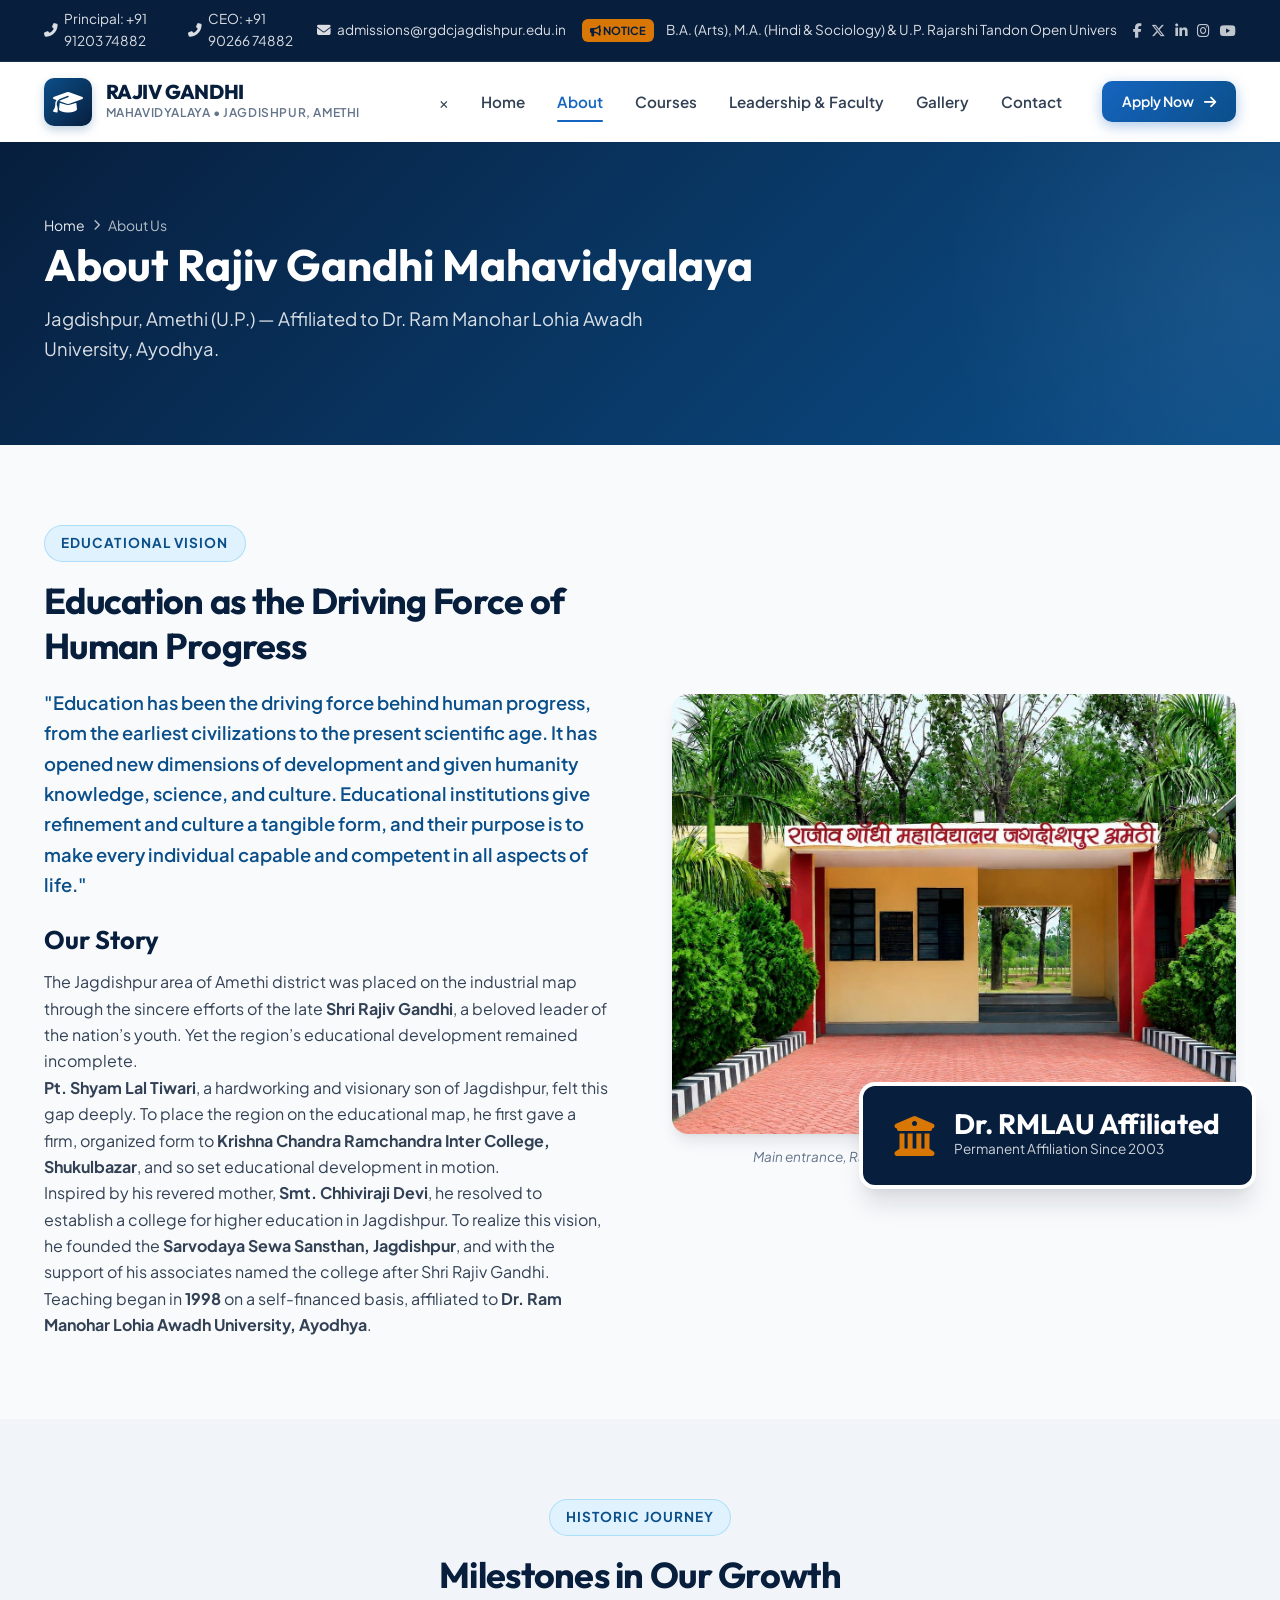
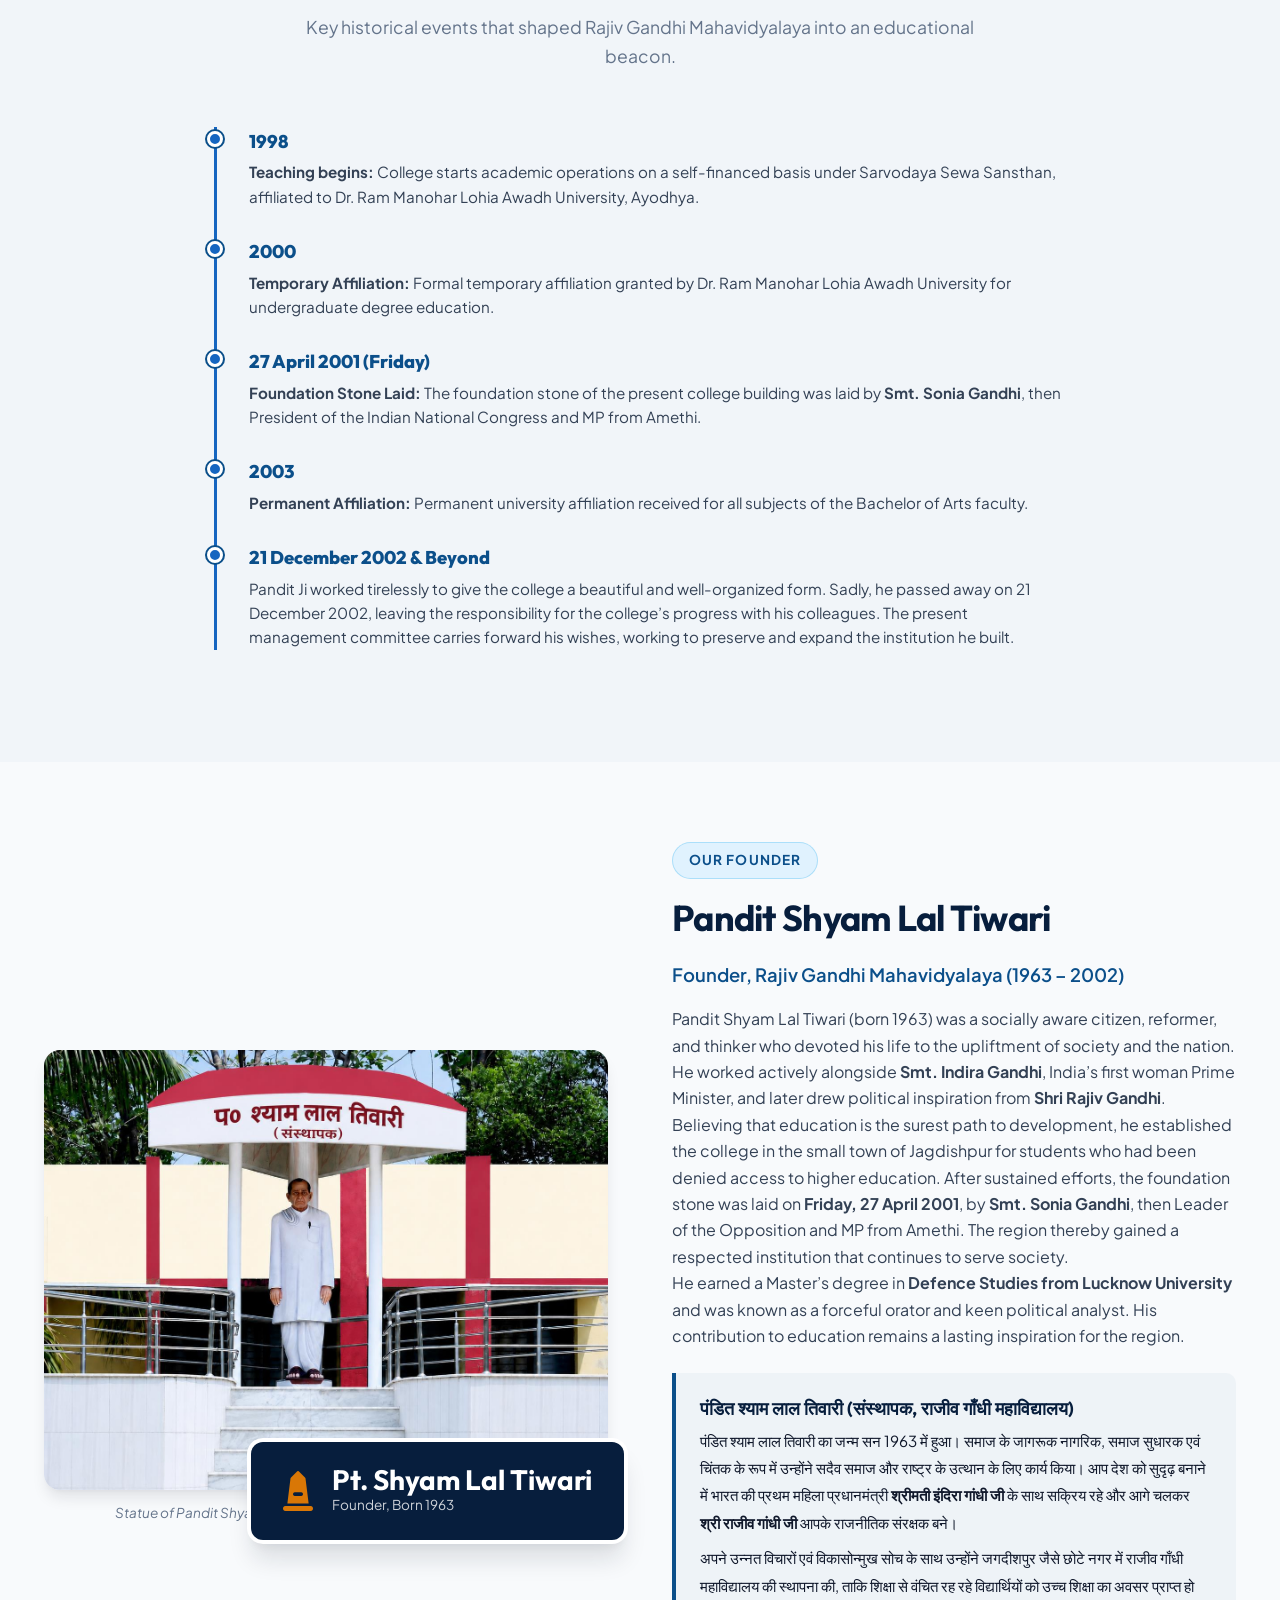
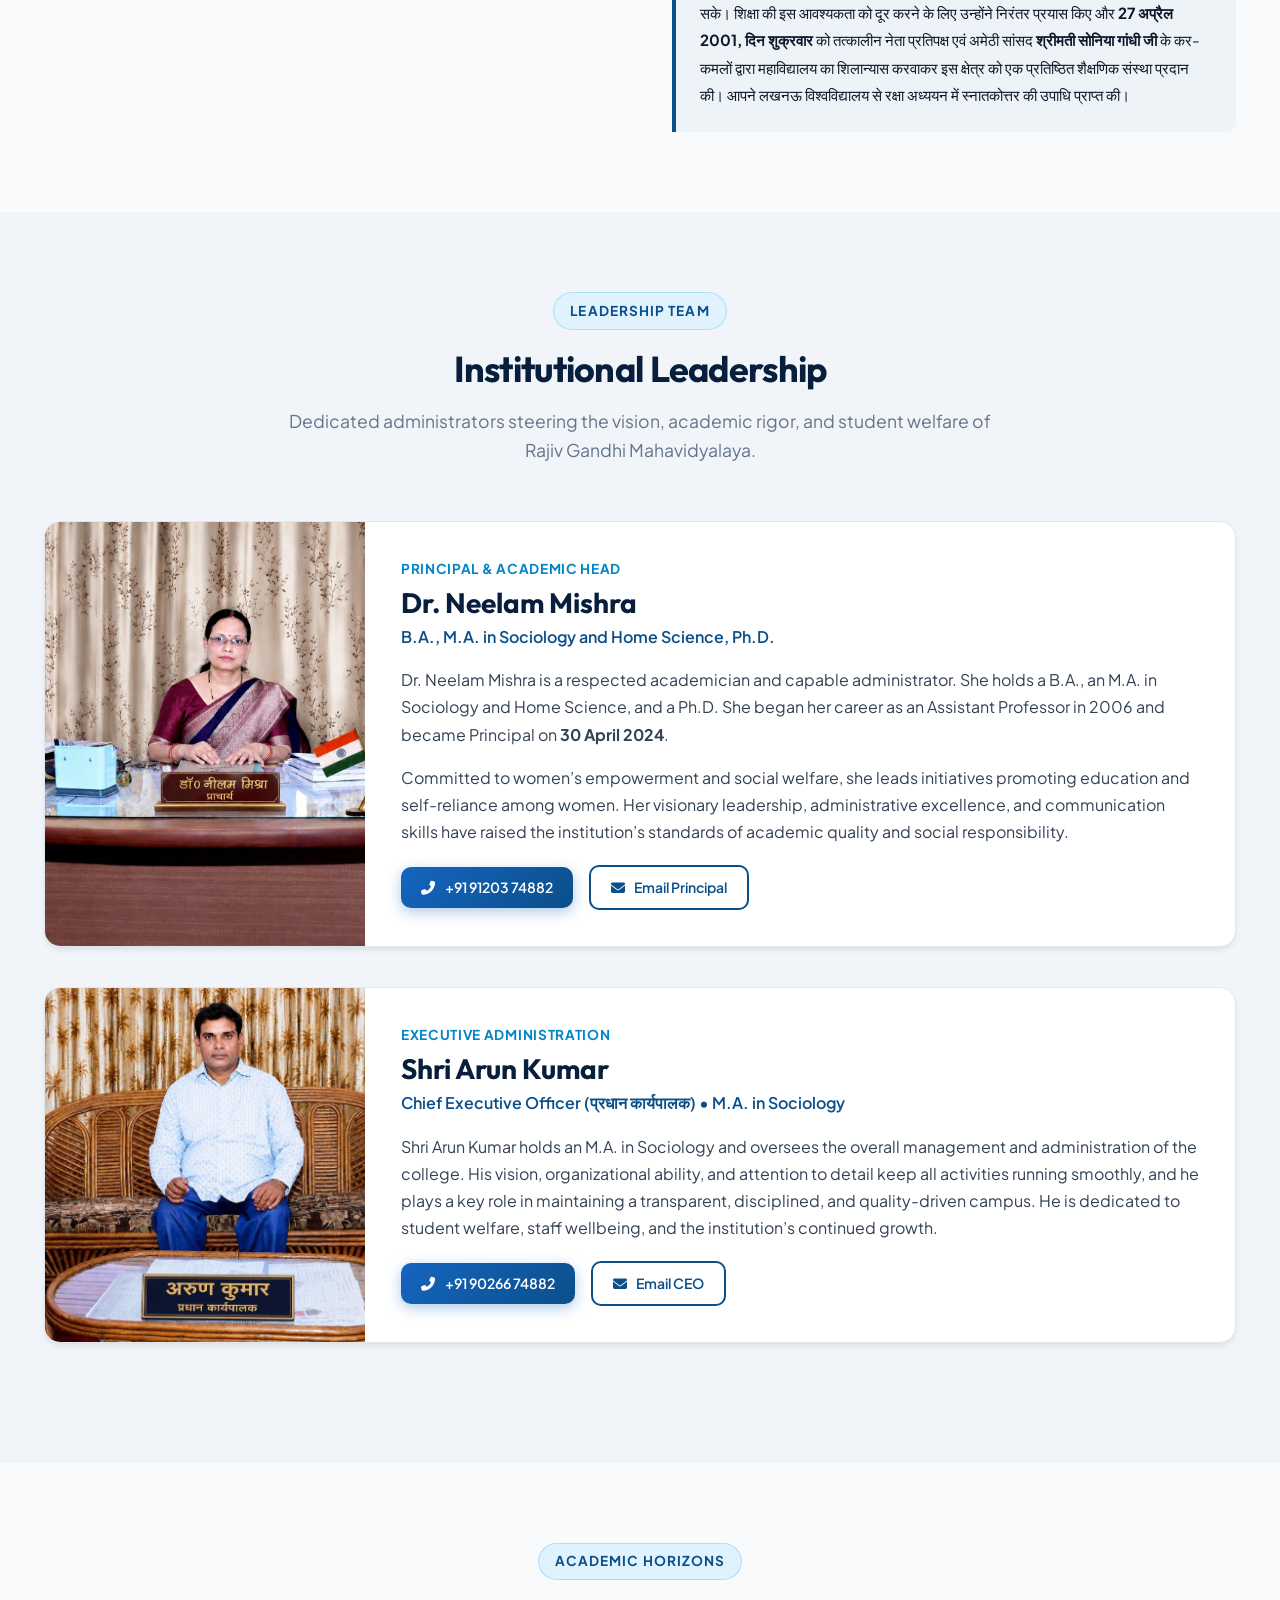
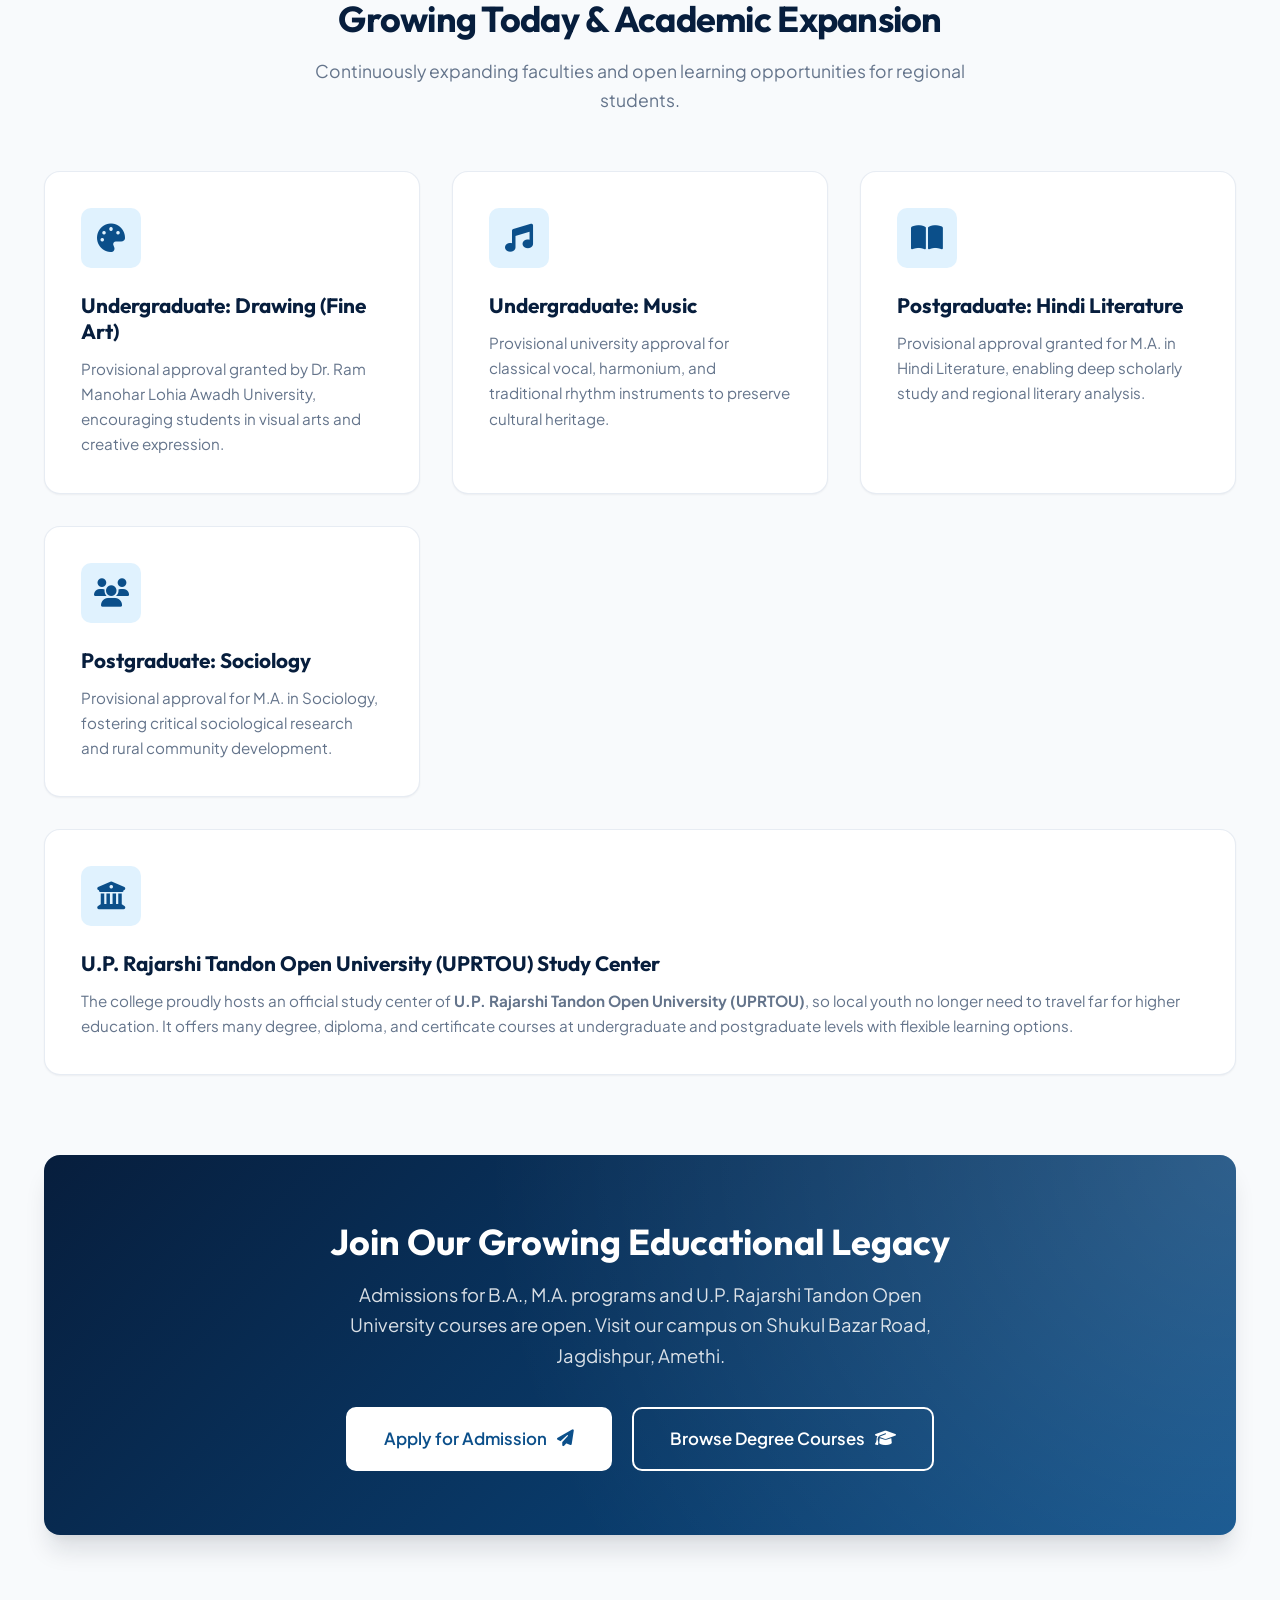
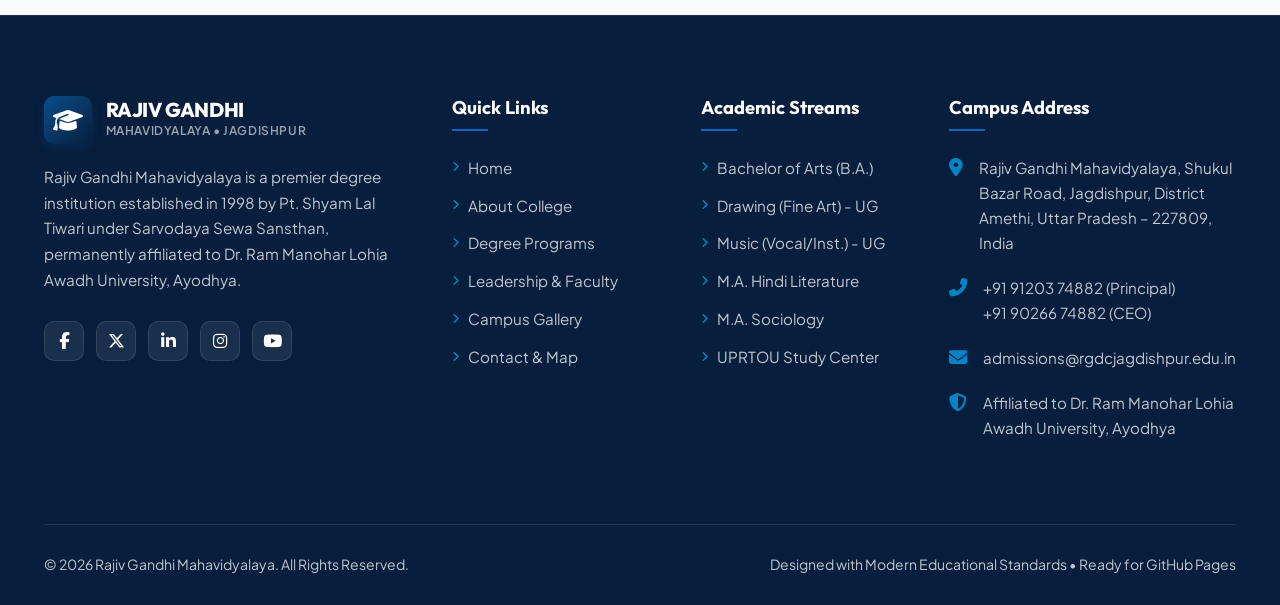
<file: about.html>
<!DOCTYPE html>
<html lang="en">
<head>
  <meta charset="UTF-8">
  <meta name="viewport" content="width=device-width, initial-scale=1.0">
  <meta http-equiv="X-UA-Compatible" content="ie=edge">
  
  <title>About Us | Rajiv Gandhi Degree College | Amethi</title>
  <meta name="description" content="Discover the institutional history, founder biography of Pt. Shyam Lal Tiwari, milestones, and leadership of Rajiv Gandhi Degree College, Jagdishpur, Amethi (U.P.).">
  <meta name="keywords" content="Rajiv Gandhi Degree College, Rajiv Gandhi Mahavidyalaya, Jagdishpur Amethi, Pt Shyam Lal Tiwari, Dr Neelam Mishra Principal, Shri Arun Kumar CEO, Dr Ram Manohar Lohia Awadh University, Sarvodaya Sewa Sansthan">
  <meta name="author" content="Rajiv Gandhi Degree College">
  <meta name="robots" content="index, follow">
  <link rel="canonical" href="https://akhilanandjag-create.github.io/rajiv-gandhi-degree-college/about.html">

  <!-- Open Graph -->
  <meta property="og:type" content="website">
  <meta property="og:title" content="About Us | Rajiv Gandhi Degree College | Amethi">
  <meta property="og:description" content="Discover the visionary story, founder's legacy, milestones, and leadership of Rajiv Gandhi Degree College, Jagdishpur, Amethi.">
  <meta property="og:url" content="https://akhilanandjag-create.github.io/rajiv-gandhi-degree-college/about.html">
  <meta property="og:image" content="https://akhilanandjag-create.github.io/rajiv-gandhi-degree-college/images/college-entrance.jpg">
  <meta property="og:site_name" content="Rajiv Gandhi Degree College">

  <!-- Twitter Card -->
  <meta name="twitter:card" content="summary_large_image">
  <meta name="twitter:title" content="About Us | Rajiv Gandhi Degree College | Amethi">
  <meta name="twitter:description" content="Discover the visionary story, founder's legacy, milestones, and leadership of Rajiv Gandhi Degree College, Jagdishpur, Amethi.">
  <meta name="twitter:image" content="https://akhilanandjag-create.github.io/rajiv-gandhi-degree-college/images/college-entrance.jpg">

  <!-- Google Fonts & Font Awesome 6 -->
  <link rel="preconnect" href="https://fonts.googleapis.com">
  <link rel="preconnect" href="https://fonts.gstatic.com" crossorigin>
  <link href="https://fonts.googleapis.com/css2?family=Outfit:wght@400;500;600;700;800&family=Plus+Jakarta+Sans:wght@400;500;600;700&display=swap" rel="stylesheet">
  <link rel="stylesheet" href="https://cdnjs.cloudflare.com/ajax/libs/font-awesome/6.5.1/css/all.min.css">

  <link rel="stylesheet" href="css/style.css">
  <style>
    .milestone-timeline {
      position: relative;
      margin: 2rem 0;
      padding-left: 2rem;
      border-left: 3px solid var(--primary-bright);
      display: flex;
      flex-direction: column;
      gap: 1.75rem;
    }
    .milestone-item {
      position: relative;
    }
    .milestone-item::before {
      content: '';
      position: absolute;
      left: -2.6rem;
      top: 0.25rem;
      width: 16px;
      height: 16px;
      border-radius: 50%;
      background: var(--primary-bright);
      border: 3px solid var(--white);
      box-shadow: 0 0 0 2px var(--primary-blue);
    }
    .milestone-year {
      font-size: 1.15rem;
      font-weight: 800;
      color: var(--primary-blue);
      margin-bottom: 0.2rem;
      font-family: var(--font-heading);
    }
    .milestone-text {
      color: var(--text-secondary);
      font-size: 0.95rem;
      line-height: 1.6;
    }
    .hindi-text-block {
      background: rgba(11, 79, 138, 0.04);
      border-left: 4px solid var(--primary-blue);
      padding: 1.5rem;
      border-radius: 0 var(--radius-md) var(--radius-md) 0;
      margin-top: 1.5rem;
      font-size: 0.95rem;
      line-height: 1.8;
      color: var(--text-primary);
    }
    .leader-card-full {
      background: var(--white);
      border-radius: var(--radius-lg);
      overflow: hidden;
      box-shadow: var(--shadow-md);
      border: 1px solid var(--bg-alt);
      display: grid;
      grid-template-columns: 320px 1fr;
      margin-bottom: 2.5rem;
      transition: var(--transition);
    }
    .leader-card-full:hover {
      box-shadow: var(--shadow-xl);
    }
    .leader-card-img {
      width: 100%;
      height: 100%;
      min-height: 320px;
      object-fit: cover;
      object-position: center top;
      background: var(--bg-muted);
    }
    .leader-card-body {
      padding: 2.25rem;
      display: flex;
      flex-direction: column;
      justify-content: center;
    }
    @media (max-width: 768px) {
      .leader-card-full {
        grid-template-columns: 1fr;
      }
      .leader-card-img {
        height: 320px;
      }
    }
  </style>
</head>
<body>

  <!-- Top Notification & Contact Bar -->
  <div class="topbar">
    <div class="container topbar-container">
      <div class="topbar-contact">
        <a href="tel:+919120374882"><i class="fas fa-phone-alt"></i> Principal: +91 91203 74882</a>
        <a href="tel:+919026674882"><i class="fas fa-phone-alt"></i> CEO: +91 90266 74882</a>
        <a href="mailto:admissions@rgdcjagdishpur.edu.in"><i class="fas fa-envelope"></i> admissions@rgdcjagdishpur.edu.in</a>
      </div>
      <div class="topbar-news">
        <span class="ticker-badge"><i class="fas fa-bullhorn"></i> Notice</span>
        <span class="ticker-text">B.A. (Arts), M.A. (Hindi & Sociology) & U.P. Rajarshi Tandon Open University Admissions Open</span>
      </div>
      <div class="topbar-links">
        <div class="topbar-social">
          <a href="#" aria-label="Facebook"><i class="fab fa-facebook-f"></i></a>
          <a href="#" aria-label="Twitter"><i class="fab fa-x-twitter"></i></a>
          <a href="#" aria-label="LinkedIn"><i class="fab fa-linkedin-in"></i></a>
          <a href="#" aria-label="Instagram"><i class="fab fa-instagram"></i></a>
          <a href="#" aria-label="YouTube"><i class="fab fa-youtube"></i></a>
        </div>
      </div>
    </div>
  </div>

  <!-- Main Navigation Bar -->
  <header class="header">
    <div class="container nav-container">
      <a href="index.html" class="brand-logo" aria-label="Rajiv Gandhi Mahavidyalaya Home">
        <div class="brand-icon">
          <i class="fas fa-graduation-cap"></i>
        </div>
        <div class="brand-text">
          <span class="brand-name">RAJIV GANDHI</span>
          <span class="brand-sub">MAHAVIDYALAYA &bull; JAGDISHPUR, AMETHI</span>
        </div>
      </a>

      <nav class="nav-menu" id="navMenu">
        <button class="mobile-close-btn" id="mobileClose" aria-label="Close menu">&times;</button>
        <a href="index.html" class="nav-link">Home</a>
        <a href="about.html" class="nav-link active">About</a>
        <a href="courses.html" class="nav-link">Courses</a>
        <a href="faculty.html" class="nav-link">Leadership & Faculty</a>
        <a href="gallery.html" class="nav-link">Gallery</a>
        <a href="contact.html" class="nav-link">Contact</a>
        <div class="nav-cta">
          <a href="contact.html#enquiry" class="btn btn-primary btn-sm">Apply Now <i class="fas fa-arrow-right"></i></a>
        </div>
      </nav>

      <button class="mobile-toggle" id="mobileToggle" aria-label="Toggle Navigation Menu">
        <i class="fas fa-bars"></i>
      </button>
    </div>
  </header>

  <div class="nav-overlay" id="navOverlay"></div>

  <!-- Page Header Banner -->
  <section class="page-hero">
    <div class="container">
      <div class="breadcrumbs">
        <a href="index.html">Home</a>
        <i class="fas fa-chevron-right"></i>
        <span>About Us</span>
      </div>
      <h1 class="page-hero-title">About Rajiv Gandhi Mahavidyalaya</h1>
      <p class="page-hero-subtitle">
        Jagdishpur, Amethi (U.P.) &mdash; Affiliated to Dr. Ram Manohar Lohia Awadh University, Ayodhya.
      </p>
    </div>
  </section>

  <!-- Opening Philosophy & Story Section -->
  <section class="section">
    <div class="container">
      <div class="about-grid">
        <div class="about-content">
          <div class="section-badge">Educational Vision</div>
          <h2 class="section-title">Education as the Driving Force of Human Progress</h2>
          <p class="about-lead">
            "Education has been the driving force behind human progress, from the earliest civilizations to the present scientific age. It has opened new dimensions of development and given humanity knowledge, science, and culture. Educational institutions give refinement and culture a tangible form, and their purpose is to make every individual capable and competent in all aspects of life."
          </p>

          <h3 style="margin: 1.5rem 0 0.8rem; font-size: 1.6rem; color: var(--primary-navy);">Our Story</h3>
          <p>
            The Jagdishpur area of Amethi district was placed on the industrial map through the sincere efforts of the late <strong>Shri Rajiv Gandhi</strong>, a beloved leader of the nation’s youth. Yet the region’s educational development remained incomplete.
          </p>
          <p>
            <strong>Pt. Shyam Lal Tiwari</strong>, a hardworking and visionary son of Jagdishpur, felt this gap deeply. To place the region on the educational map, he first gave a firm, organized form to <strong>Krishna Chandra Ramchandra Inter College, Shukulbazar</strong>, and so set educational development in motion.
          </p>
          <p>
            Inspired by his revered mother, <strong>Smt. Chhiviraji Devi</strong>, he resolved to establish a college for higher education in Jagdishpur. To realize this vision, he founded the <strong>Sarvodaya Sewa Sansthan, Jagdishpur</strong>, and with the support of his associates named the college after Shri Rajiv Gandhi. Teaching began in <strong>1998</strong> on a self-financed basis, affiliated to <strong>Dr. Ram Manohar Lohia Awadh University, Ayodhya</strong>.
          </p>
        </div>

        <div class="about-images">
          <img 
            src="images/college-entrance.jpg" 
            alt="Main entrance, Rajiv Gandhi Mahavidyalaya, Jagdishpur, Amethi" 
            class="about-img-main"
          >
          <div class="about-badge-floating">
            <i class="fas fa-university"></i>
            <div>
              <h4>Dr. RMLAU Affiliated</h4>
              <p>Permanent Affiliation Since 2003</p>
            </div>
          </div>
          <p style="margin-top: 0.75rem; font-size: 0.85rem; color: var(--text-muted); font-style: italic; text-align: center;">
            Main entrance, Rajiv Gandhi Mahavidyalaya, Jagdishpur, Amethi.
          </p>
        </div>
      </div>
    </div>
  </section>

  <!-- Milestones Section -->
  <section class="section section-muted">
    <div class="container" style="max-width: 900px;">
      <div class="section-header">
        <div class="section-badge">Historic Journey</div>
        <h2 class="section-title">Milestones in Our Growth</h2>
        <p class="section-subtitle">Key historical events that shaped Rajiv Gandhi Mahavidyalaya into an educational beacon.</p>
      </div>

      <div class="milestone-timeline">
        <div class="milestone-item">
          <div class="milestone-year">1998</div>
          <p class="milestone-text">
            <strong>Teaching begins:</strong> College starts academic operations on a self-financed basis under Sarvodaya Sewa Sansthan, affiliated to Dr. Ram Manohar Lohia Awadh University, Ayodhya.
          </p>
        </div>

        <div class="milestone-item">
          <div class="milestone-year">2000</div>
          <p class="milestone-text">
            <strong>Temporary Affiliation:</strong> Formal temporary affiliation granted by Dr. Ram Manohar Lohia Awadh University for undergraduate degree education.
          </p>
        </div>

        <div class="milestone-item">
          <div class="milestone-year">27 April 2001 (Friday)</div>
          <p class="milestone-text">
            <strong>Foundation Stone Laid:</strong> The foundation stone of the present college building was laid by <strong>Smt. Sonia Gandhi</strong>, then President of the Indian National Congress and MP from Amethi.
          </p>
        </div>

        <div class="milestone-item">
          <div class="milestone-year">2003</div>
          <p class="milestone-text">
            <strong>Permanent Affiliation:</strong> Permanent university affiliation received for all subjects of the Bachelor of Arts faculty.
          </p>
        </div>

        <div class="milestone-item">
          <div class="milestone-year">21 December 2002 & Beyond</div>
          <p class="milestone-text">
            Pandit Ji worked tirelessly to give the college a beautiful and well-organized form. Sadly, he passed away on 21 December 2002, leaving the responsibility for the college’s progress with his colleagues. The present management committee carries forward his wishes, working to preserve and expand the institution he built.
          </p>
        </div>
      </div>
    </div>
  </section>

  <!-- Our Founder: Pandit Shyam Lal Tiwari -->
  <section class="section" id="founder">
    <div class="container">
      <div class="about-grid">
        <div class="about-images">
          <img 
            src="images/founder-statue.jpg" 
            alt="Statue of Pandit Shyam Lal Tiwari, Founder, on the college campus" 
            class="about-img-main"
            style="object-fit: cover; object-position: center top;"
          >
          <div class="about-badge-floating">
            <i class="fas fa-monument"></i>
            <div>
              <h4>Pt. Shyam Lal Tiwari</h4>
              <p>Founder, Born 1963</p>
            </div>
          </div>
          <p style="margin-top: 0.75rem; font-size: 0.85rem; color: var(--text-muted); font-style: italic; text-align: center;">
            Statue of Pandit Shyam Lal Tiwari, Founder, on the college campus.
          </p>
        </div>

        <div class="about-content">
          <div class="section-badge">Our Founder</div>
          <h2 class="section-title">Pandit Shyam Lal Tiwari</h2>
          <p class="about-lead">Founder, Rajiv Gandhi Mahavidyalaya (1963 &ndash; 2002)</p>
          <p>
            Pandit Shyam Lal Tiwari (born 1963) was a socially aware citizen, reformer, and thinker who devoted his life to the upliftment of society and the nation. He worked actively alongside <strong>Smt. Indira Gandhi</strong>, India’s first woman Prime Minister, and later drew political inspiration from <strong>Shri Rajiv Gandhi</strong>.
          </p>
          <p>
            Believing that education is the surest path to development, he established the college in the small town of Jagdishpur for students who had been denied access to higher education. After sustained efforts, the foundation stone was laid on <strong>Friday, 27 April 2001</strong>, by <strong>Smt. Sonia Gandhi</strong>, then Leader of the Opposition and MP from Amethi. The region thereby gained a respected institution that continues to serve society.
          </p>
          <p>
            He earned a Master’s degree in <strong>Defence Studies from Lucknow University</strong> and was known as a forceful orator and keen political analyst. His contribution to education remains a lasting inspiration for the region.
          </p>

          <!-- Hindi Excerpt from Document -->
          <div class="hindi-text-block">
            <h4 style="font-size: 1.15rem; margin-bottom: 0.4rem; color: var(--primary-navy);">पंडित श्याम लाल तिवारी (संस्थापक, राजीव गाँधी महाविद्यालय)</h4>
            <p>
              पंडित श्याम लाल तिवारी का जन्म सन 1963 में हुआ। समाज के जागरूक नागरिक, समाज सुधारक एवं चिंतक के रूप में उन्होंने सदैव समाज और राष्ट्र के उत्थान के लिए कार्य किया। आप देश को सुदृढ़ बनाने में भारत की प्रथम महिला प्रधानमंत्री <strong>श्रीमती इंदिरा गांधी जी</strong> के साथ सक्रिय रहे और आगे चलकर <strong>श्री राजीव गांधी जी</strong> आपके राजनीतिक संरक्षक बने।
            </p>
            <p style="margin-top: 0.5rem;">
              अपने उन्नत विचारों एवं विकासोन्मुख सोच के साथ उन्होंने जगदीशपुर जैसे छोटे नगर में राजीव गाँधी महाविद्यालय की स्थापना की, ताकि शिक्षा से वंचित रह रहे विद्यार्थियों को उच्च शिक्षा का अवसर प्राप्त हो सके। शिक्षा की इस आवश्यकता को दूर करने के लिए उन्होंने निरंतर प्रयास किए और <strong>27 अप्रैल 2001, दिन शुक्रवार</strong> को तत्कालीन नेता प्रतिपक्ष एवं अमेठी सांसद <strong>श्रीमती सोनिया गांधी जी</strong> के कर-कमलों द्वारा महाविद्यालय का शिलान्यास करवाकर इस क्षेत्र को एक प्रतिष्ठित शैक्षणिक संस्था प्रदान की। आपने लखनऊ विश्वविद्यालय से रक्षा अध्ययन में स्नातकोत्तर की उपाधि प्राप्त की।
            </p>
          </div>
        </div>
      </div>
    </div>
  </section>

  <!-- Leadership Team Section -->
  <section class="section section-muted" id="leadership">
    <div class="container">
      <div class="section-header">
        <div class="section-badge">Leadership Team</div>
        <h2 class="section-title">Institutional Leadership</h2>
        <p class="section-subtitle">Dedicated administrators steering the vision, academic rigor, and student welfare of Rajiv Gandhi Mahavidyalaya.</p>
      </div>

      <!-- Leader 1: Dr. Neelam Mishra, Principal -->
      <div class="leader-card-full">
        <img 
          src="images/principal-dr-neelam-mishra.jpg" 
          alt="Dr. Neelam Mishra, Principal" 
          class="leader-card-img"
        >
        <div class="leader-card-body">
          <span style="font-size: 0.85rem; font-weight: 700; color: var(--accent-cyan); text-transform: uppercase; letter-spacing: 0.05em; margin-bottom: 0.3rem;">Principal & Academic Head</span>
          <h3 style="font-size: 1.75rem; color: var(--primary-navy); margin-bottom: 0.25rem;">Dr. Neelam Mishra</h3>
          <p style="font-weight: 600; color: var(--primary-blue); font-size: 1rem; margin-bottom: 1rem;">
            B.A., M.A. in Sociology and Home Science, Ph.D.
          </p>
          <p style="color: var(--text-secondary); line-height: 1.7; margin-bottom: 1rem;">
            Dr. Neelam Mishra is a respected academician and capable administrator. She holds a B.A., an M.A. in Sociology and Home Science, and a Ph.D. She began her career as an Assistant Professor in 2006 and became Principal on <strong>30 April 2024</strong>.
          </p>
          <p style="color: var(--text-secondary); line-height: 1.7; margin-bottom: 1.25rem;">
            Committed to women’s empowerment and social welfare, she leads initiatives promoting education and self-reliance among women. Her visionary leadership, administrative excellence, and communication skills have raised the institution’s standards of academic quality and social responsibility.
          </p>
          <div style="display: flex; gap: 1rem; align-items: center; flex-wrap: wrap;">
            <a href="tel:+919120374882" class="btn btn-primary btn-sm"><i class="fas fa-phone-alt"></i> +91 91203 74882</a>
            <a href="mailto:principal@rgdcjagdishpur.edu.in" class="btn btn-outline btn-sm"><i class="fas fa-envelope"></i> Email Principal</a>
          </div>
        </div>
      </div>

      <!-- Leader 2: Shri Arun Kumar, CEO -->
      <div class="leader-card-full">
        <img 
          src="images/ceo-shri-arun-kumar.jpg" 
          alt="Shri Arun Kumar, Chief Executive Officer" 
          class="leader-card-img"
        >
        <div class="leader-card-body">
          <span style="font-size: 0.85rem; font-weight: 700; color: var(--accent-cyan); text-transform: uppercase; letter-spacing: 0.05em; margin-bottom: 0.3rem;">Executive Administration</span>
          <h3 style="font-size: 1.75rem; color: var(--primary-navy); margin-bottom: 0.25rem;">Shri Arun Kumar</h3>
          <p style="font-weight: 600; color: var(--primary-blue); font-size: 1rem; margin-bottom: 1rem;">
            Chief Executive Officer (प्रधान कार्यपालक) &bull; M.A. in Sociology
          </p>
          <p style="color: var(--text-secondary); line-height: 1.7; margin-bottom: 1.25rem;">
            Shri Arun Kumar holds an M.A. in Sociology and oversees the overall management and administration of the college. His vision, organizational ability, and attention to detail keep all activities running smoothly, and he plays a key role in maintaining a transparent, disciplined, and quality-driven campus. He is dedicated to student welfare, staff wellbeing, and the institution’s continued growth.
          </p>
          <div style="display: flex; gap: 1rem; align-items: center; flex-wrap: wrap;">
            <a href="tel:+919026674882" class="btn btn-primary btn-sm"><i class="fas fa-phone-alt"></i> +91 90266 74882</a>
            <a href="mailto:ceo@rgdcjagdishpur.edu.in" class="btn btn-outline btn-sm"><i class="fas fa-envelope"></i> Email CEO</a>
          </div>
        </div>
      </div>

    </div>
  </section>

  <!-- Growing Today: Expansion & Open Learning -->
  <section class="section">
    <div class="container">
      <div class="section-header">
        <div class="section-badge">Academic Horizons</div>
        <h2 class="section-title">Growing Today & Academic Expansion</h2>
        <p class="section-subtitle">Continuously expanding faculties and open learning opportunities for regional students.</p>
      </div>

      <div class="facilities-grid">
        <div class="facility-card">
          <div class="facility-card-icon"><i class="fas fa-palette"></i></div>
          <h3>Undergraduate: Drawing (Fine Art)</h3>
          <p>Provisional approval granted by Dr. Ram Manohar Lohia Awadh University, encouraging students in visual arts and creative expression.</p>
        </div>

        <div class="facility-card">
          <div class="facility-card-icon"><i class="fas fa-music"></i></div>
          <h3>Undergraduate: Music</h3>
          <p>Provisional university approval for classical vocal, harmonium, and traditional rhythm instruments to preserve cultural heritage.</p>
        </div>

        <div class="facility-card">
          <div class="facility-card-icon"><i class="fas fa-book-open"></i></div>
          <h3>Postgraduate: Hindi Literature</h3>
          <p>Provisional approval granted for M.A. in Hindi Literature, enabling deep scholarly study and regional literary analysis.</p>
        </div>

        <div class="facility-card">
          <div class="facility-card-icon"><i class="fas fa-users"></i></div>
          <h3>Postgraduate: Sociology</h3>
          <p>Provisional approval for M.A. in Sociology, fostering critical sociological research and rural community development.</p>
        </div>

        <div class="facility-card" style="grid-column: 1 / -1;">
          <div class="facility-card-icon"><i class="fas fa-university"></i></div>
          <h3>U.P. Rajarshi Tandon Open University (UPRTOU) Study Center</h3>
          <p>
            The college proudly hosts an official study center of <strong>U.P. Rajarshi Tandon Open University (UPRTOU)</strong>, so local youth no longer need to travel far for higher education. It offers many degree, diploma, and certificate courses at undergraduate and postgraduate levels with flexible learning options.
          </p>
        </div>
      </div>
    </div>
  </section>

  <!-- CTA Banner -->
  <section class="section" style="padding-top: 0;">
    <div class="container">
      <div class="cta-banner">
        <h2>Join Our Growing Educational Legacy</h2>
        <p>Admissions for B.A., M.A. programs and U.P. Rajarshi Tandon Open University courses are open. Visit our campus on Shukul Bazar Road, Jagdishpur, Amethi.</p>
        <div class="cta-actions">
          <a href="contact.html#enquiry" class="btn btn-secondary btn-lg">Apply for Admission <i class="fas fa-paper-plane"></i></a>
          <a href="courses.html" class="btn btn-outline-white btn-lg">Browse Degree Courses <i class="fas fa-graduation-cap"></i></a>
        </div>
      </div>
    </div>
  </section>

  <!-- Footer -->
  <footer class="footer">
    <div class="container">
      <div class="footer-grid">
        <div class="footer-brand">
          <a href="index.html" class="brand-logo">
            <div class="brand-icon">
              <i class="fas fa-graduation-cap"></i>
            </div>
            <div class="brand-text">
              <span class="brand-name">RAJIV GANDHI</span>
              <span class="brand-sub">MAHAVIDYALAYA &bull; JAGDISHPUR</span>
            </div>
          </a>
          <p class="footer-about">
            Rajiv Gandhi Mahavidyalaya is a premier degree institution established in 1998 by Pt. Shyam Lal Tiwari under Sarvodaya Sewa Sansthan, permanently affiliated to Dr. Ram Manohar Lohia Awadh University, Ayodhya.
          </p>
          <div class="footer-social">
            <a href="#" aria-label="Facebook"><i class="fab fa-facebook-f"></i></a>
            <a href="#" aria-label="Twitter"><i class="fab fa-x-twitter"></i></a>
            <a href="#" aria-label="LinkedIn"><i class="fab fa-linkedin-in"></i></a>
            <a href="#" aria-label="Instagram"><i class="fab fa-instagram"></i></a>
            <a href="#" aria-label="YouTube"><i class="fab fa-youtube"></i></a>
          </div>
        </div>

        <div>
          <h4 class="footer-title">Quick Links</h4>
          <ul class="footer-links">
            <li><a href="index.html"><i class="fas fa-angle-right"></i> Home</a></li>
            <li><a href="about.html"><i class="fas fa-angle-right"></i> About College</a></li>
            <li><a href="courses.html"><i class="fas fa-angle-right"></i> Degree Programs</a></li>
            <li><a href="faculty.html"><i class="fas fa-angle-right"></i> Leadership & Faculty</a></li>
            <li><a href="gallery.html"><i class="fas fa-angle-right"></i> Campus Gallery</a></li>
            <li><a href="contact.html"><i class="fas fa-angle-right"></i> Contact & Map</a></li>
          </ul>
        </div>

        <div>
          <h4 class="footer-title">Academic Streams</h4>
          <ul class="footer-links">
            <li><a href="courses.html#ba"><i class="fas fa-angle-right"></i> Bachelor of Arts (B.A.)</a></li>
            <li><a href="courses.html#fine-arts"><i class="fas fa-angle-right"></i> Drawing (Fine Art) - UG</a></li>
            <li><a href="courses.html#music"><i class="fas fa-angle-right"></i> Music (Vocal/Inst.) - UG</a></li>
            <li><a href="courses.html#ma-hindi"><i class="fas fa-angle-right"></i> M.A. Hindi Literature</a></li>
            <li><a href="courses.html#ma-soc"><i class="fas fa-angle-right"></i> M.A. Sociology</a></li>
            <li><a href="courses.html#uprtou"><i class="fas fa-angle-right"></i> UPRTOU Study Center</a></li>
          </ul>
        </div>

        <div>
          <h4 class="footer-title">Campus Address</h4>
          <div class="footer-contact-item">
            <i class="fas fa-map-marker-alt"></i>
            <p>Rajiv Gandhi Mahavidyalaya, Shukul Bazar Road, Jagdishpur, District Amethi, Uttar Pradesh &ndash; 227809, India</p>
          </div>
          <div class="footer-contact-item">
            <i class="fas fa-phone-alt"></i>
            <p><a href="tel:+919120374882">+91 91203 74882</a> (Principal)<br><a href="tel:+919026674882">+91 90266 74882</a> (CEO)</p>
          </div>
          <div class="footer-contact-item">
            <i class="fas fa-envelope"></i>
            <p><a href="mailto:admissions@rgdcjagdishpur.edu.in">admissions@rgdcjagdishpur.edu.in</a></p>
          </div>
          <div class="footer-contact-item">
            <i class="fas fa-shield-alt"></i>
            <p>Affiliated to Dr. Ram Manohar Lohia Awadh University, Ayodhya</p>
          </div>
        </div>
      </div>

      <div class="footer-bottom">
        <div class="footer-bottom-container">
          <p>&copy; <span class="current-year">2026</span> Rajiv Gandhi Mahavidyalaya. All Rights Reserved.</p>
          <p>Designed with Modern Educational Standards &bull; Ready for GitHub Pages</p>
        </div>
      </div>
    </div>
  </footer>

  <button class="back-to-top" id="backToTop" aria-label="Scroll back to top">
    <i class="fas fa-arrow-up"></i>
  </button>

  <script src="js/main.js"></script>
</body>
</html>
</file>
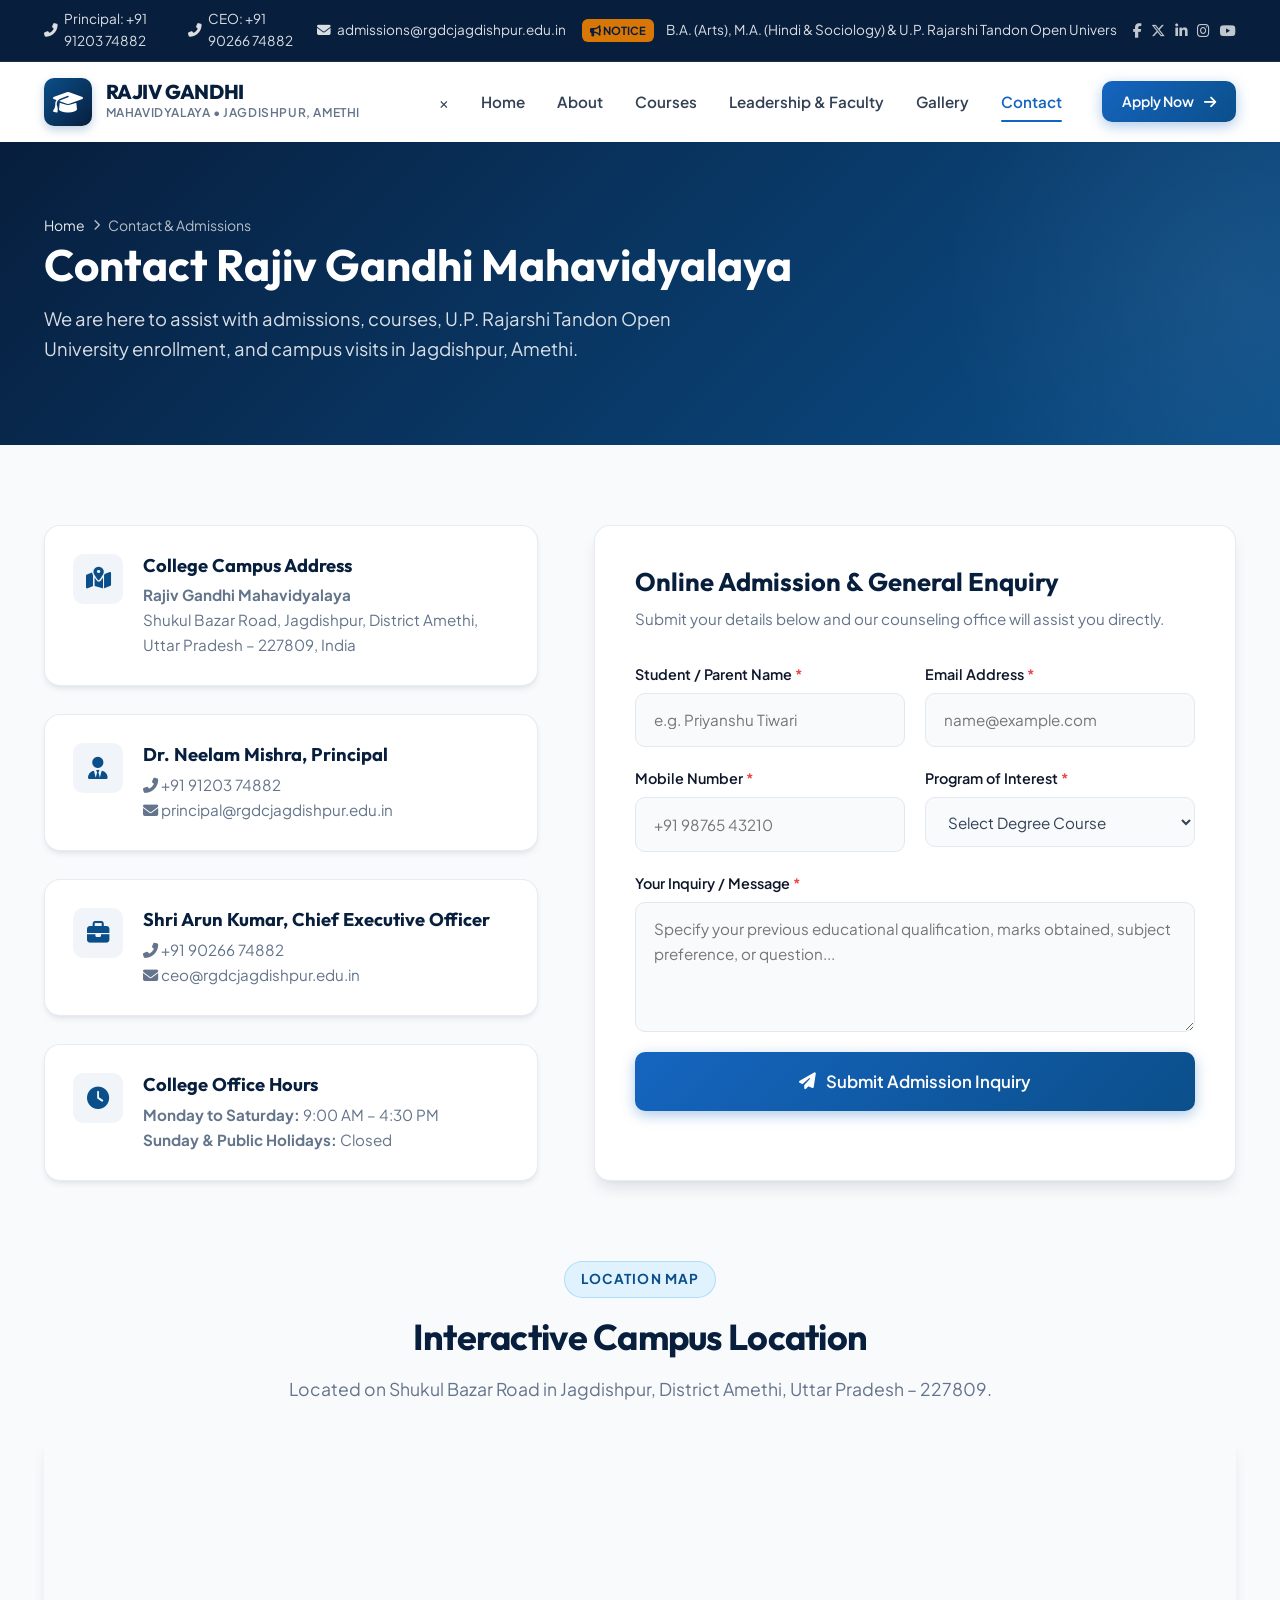
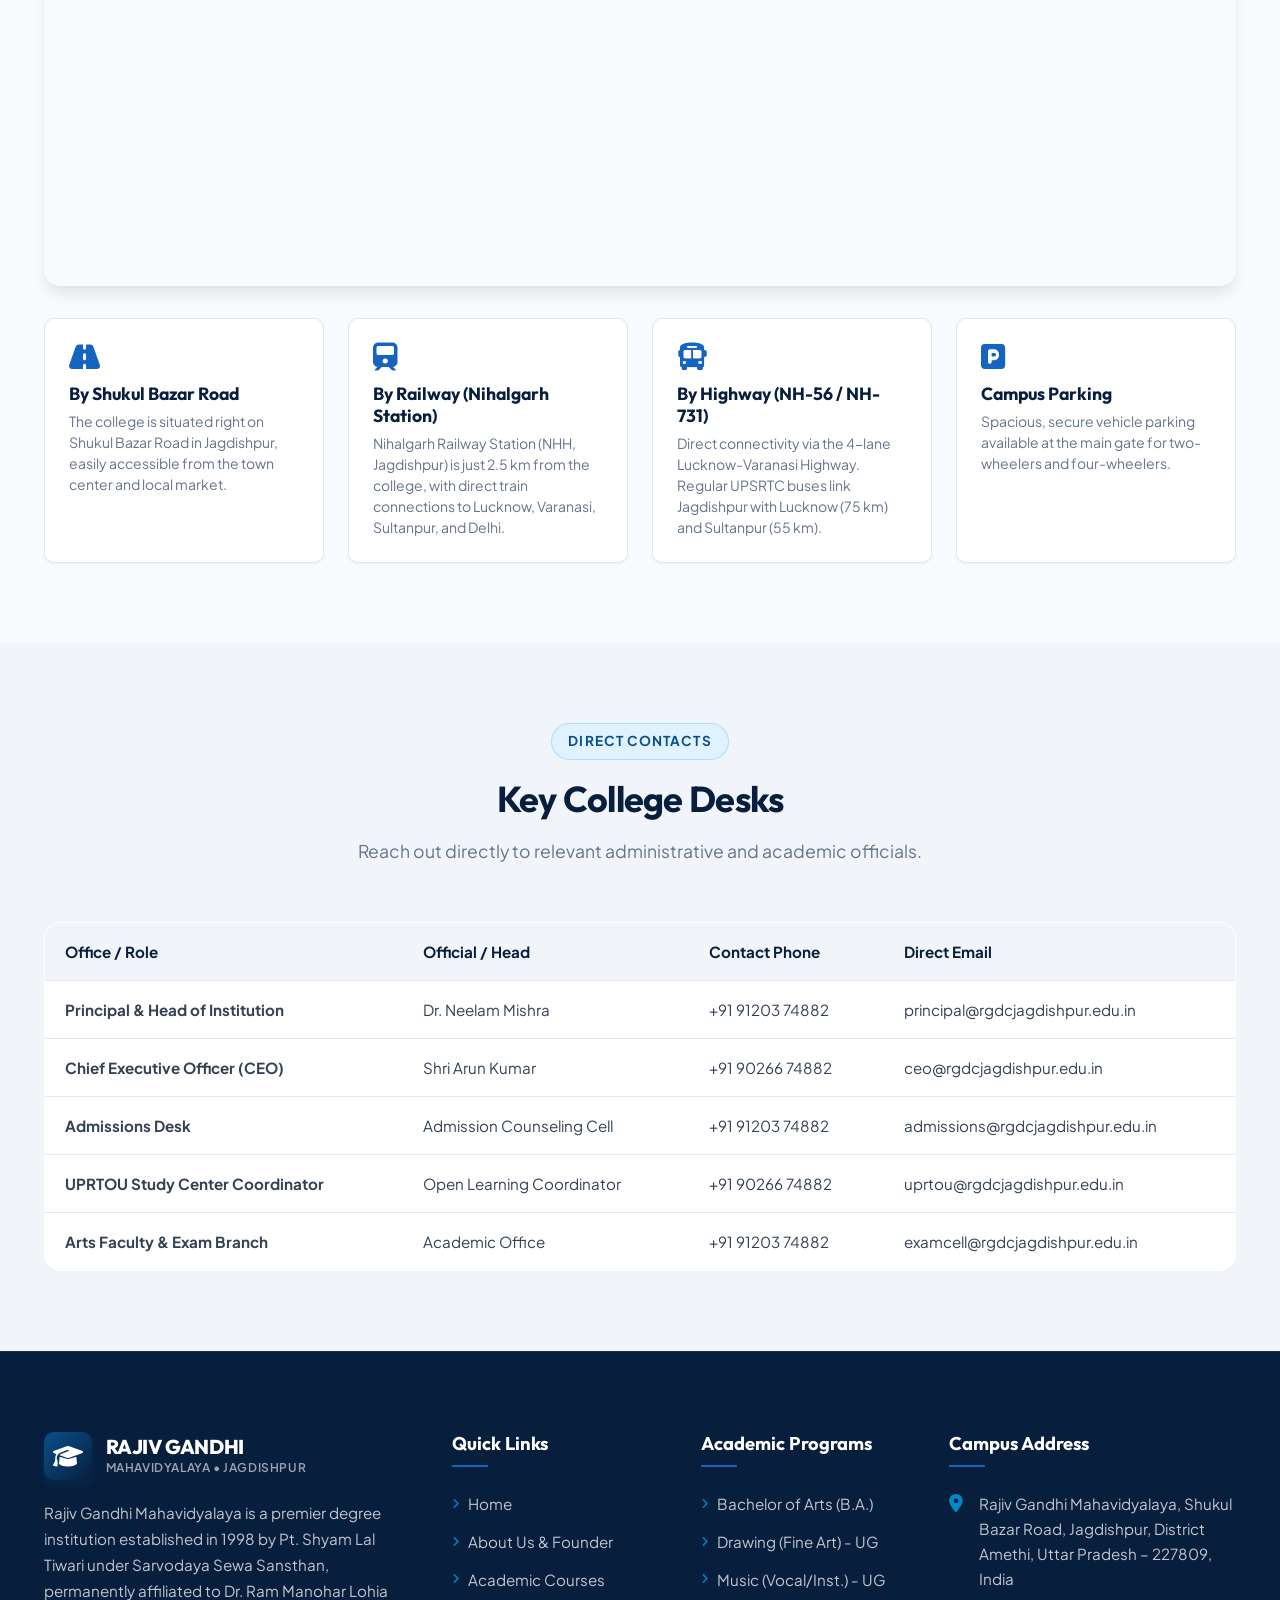
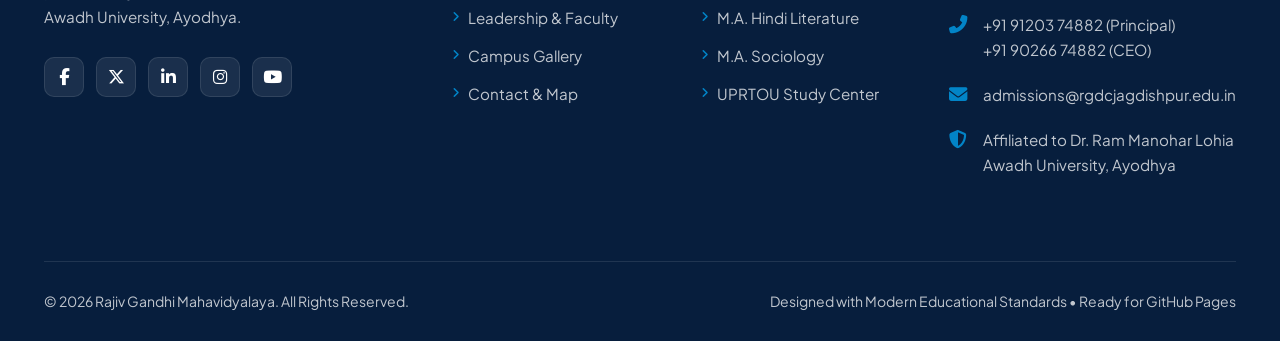
<file: contact.html>
<!DOCTYPE html>
<html lang="en">
<head>
  <meta charset="UTF-8">
  <meta name="viewport" content="width=device-width, initial-scale=1.0">
  <meta http-equiv="X-UA-Compatible" content="ie=edge">
  
  <title>Contact & Admissions | Rajiv Gandhi Degree College | Amethi</title>
  <meta name="description" content="Contact Rajiv Gandhi Degree College, Shukul Bazar Road, Jagdishpur, District Amethi (PIN 227809). Contact Principal Dr. Neelam Mishra (+91 91203 74882) or CEO Shri Arun Kumar (+91 90266 74882).">
  <meta name="keywords" content="Rajiv Gandhi Degree College contact, Shukul Bazar Road Jagdishpur, Amethi 227809, Dr Neelam Mishra, Shri Arun Kumar, admissions phone, college location map">
  <meta name="author" content="Rajiv Gandhi Degree College">
  <meta name="robots" content="index, follow">
  <link rel="canonical" href="https://akhilanandjag-create.github.io/rajiv-gandhi-degree-college/contact.html">

  <!-- Open Graph -->
  <meta property="og:type" content="website">
  <meta property="og:title" content="Contact & Admissions | Rajiv Gandhi Degree College | Amethi">
  <meta property="og:description" content="Direct contact numbers, address, and interactive map of Rajiv Gandhi Degree College, Jagdishpur, Amethi.">
  <meta property="og:url" content="https://akhilanandjag-create.github.io/rajiv-gandhi-degree-college/contact.html">
  <meta property="og:image" content="https://akhilanandjag-create.github.io/rajiv-gandhi-degree-college/images/college-entrance.jpg">
  <meta property="og:site_name" content="Rajiv Gandhi Degree College">

  <!-- Twitter Card -->
  <meta name="twitter:card" content="summary_large_image">
  <meta name="twitter:title" content="Contact & Admissions | Rajiv Gandhi Degree College | Amethi">
  <meta name="twitter:description" content="Direct contact numbers, address, and interactive map of Rajiv Gandhi Degree College, Jagdishpur, Amethi.">
  <meta name="twitter:image" content="https://akhilanandjag-create.github.io/rajiv-gandhi-degree-college/images/college-entrance.jpg">

  <!-- Google Fonts & Font Awesome 6 -->
  <link rel="preconnect" href="https://fonts.googleapis.com">
  <link rel="preconnect" href="https://fonts.gstatic.com" crossorigin>
  <link href="https://fonts.googleapis.com/css2?family=Outfit:wght@400;500;600;700;800&family=Plus+Jakarta+Sans:wght@400;500;600;700&display=swap" rel="stylesheet">
  <link rel="stylesheet" href="https://cdnjs.cloudflare.com/ajax/libs/font-awesome/6.5.1/css/all.min.css">

  <link rel="stylesheet" href="css/style.css">
  <style>
    .transit-grid {
      display: grid;
      grid-template-columns: repeat(auto-fit, minmax(240px, 1fr));
      gap: 1.5rem;
      margin-top: 2rem;
    }
    .transit-card {
      background: var(--white);
      border-radius: var(--radius-md);
      padding: 1.5rem;
      border: 1px solid var(--bg-alt);
      box-shadow: var(--shadow-sm);
    }
    .transit-card i {
      font-size: 1.75rem;
      color: var(--primary-bright);
      margin-bottom: 0.75rem;
    }
    .transit-card h4 {
      font-size: 1.1rem;
      margin-bottom: 0.35rem;
    }
    .transit-card p {
      font-size: 0.875rem;
      color: var(--text-muted);
      line-height: 1.5;
    }
    .extension-table {
      width: 100%;
      border-collapse: collapse;
      background: var(--white);
      border-radius: var(--radius-lg);
      overflow: hidden;
      box-shadow: var(--shadow-sm);
      border: 1px solid var(--bg-alt);
    }
    .extension-table th, .extension-table td {
      padding: 1rem 1.25rem;
      text-align: left;
      border-bottom: 1px solid var(--bg-alt);
      font-size: 0.95rem;
    }
    .extension-table th {
      background-color: var(--bg-muted);
      color: var(--primary-navy);
      font-weight: 700;
    }
    .extension-table tr:last-child td {
      border-bottom: none;
    }
    .extension-table tr:hover {
      background-color: rgba(2, 132, 199, 0.03);
    }
  </style>
</head>
<body>

  <!-- Top Notification & Contact Bar -->
  <div class="topbar">
    <div class="container topbar-container">
      <div class="topbar-contact">
        <a href="tel:+919120374882"><i class="fas fa-phone-alt"></i> Principal: +91 91203 74882</a>
        <a href="tel:+919026674882"><i class="fas fa-phone-alt"></i> CEO: +91 90266 74882</a>
        <a href="mailto:admissions@rgdcjagdishpur.edu.in"><i class="fas fa-envelope"></i> admissions@rgdcjagdishpur.edu.in</a>
      </div>
      <div class="topbar-news">
        <span class="ticker-badge"><i class="fas fa-bullhorn"></i> Notice</span>
        <span class="ticker-text">B.A. (Arts), M.A. (Hindi & Sociology) & U.P. Rajarshi Tandon Open University Admissions Open</span>
      </div>
      <div class="topbar-links">
        <div class="topbar-social">
          <a href="#" aria-label="Facebook"><i class="fab fa-facebook-f"></i></a>
          <a href="#" aria-label="Twitter"><i class="fab fa-x-twitter"></i></a>
          <a href="#" aria-label="LinkedIn"><i class="fab fa-linkedin-in"></i></a>
          <a href="#" aria-label="Instagram"><i class="fab fa-instagram"></i></a>
          <a href="#" aria-label="YouTube"><i class="fab fa-youtube"></i></a>
        </div>
      </div>
    </div>
  </div>

  <!-- Main Navigation Bar -->
  <header class="header">
    <div class="container nav-container">
      <a href="index.html" class="brand-logo" aria-label="Rajiv Gandhi Mahavidyalaya Home">
        <div class="brand-icon">
          <i class="fas fa-graduation-cap"></i>
        </div>
        <div class="brand-text">
          <span class="brand-name">RAJIV GANDHI</span>
          <span class="brand-sub">MAHAVIDYALAYA &bull; JAGDISHPUR, AMETHI</span>
        </div>
      </a>

      <nav class="nav-menu" id="navMenu">
        <button class="mobile-close-btn" id="mobileClose" aria-label="Close menu">&times;</button>
        <a href="index.html" class="nav-link">Home</a>
        <a href="about.html" class="nav-link">About</a>
        <a href="courses.html" class="nav-link">Courses</a>
        <a href="faculty.html" class="nav-link">Leadership & Faculty</a>
        <a href="gallery.html" class="nav-link">Gallery</a>
        <a href="contact.html" class="nav-link active">Contact</a>
        <div class="nav-cta">
          <a href="#enquiry" class="btn btn-primary btn-sm">Apply Now <i class="fas fa-arrow-right"></i></a>
        </div>
      </nav>

      <button class="mobile-toggle" id="mobileToggle" aria-label="Toggle Navigation Menu">
        <i class="fas fa-bars"></i>
      </button>
    </div>
  </header>

  <div class="nav-overlay" id="navOverlay"></div>

  <!-- Page Header Banner -->
  <section class="page-hero">
    <div class="container">
      <div class="breadcrumbs">
        <a href="index.html">Home</a>
        <i class="fas fa-chevron-right"></i>
        <span>Contact & Admissions</span>
      </div>
      <h1 class="page-hero-title">Contact Rajiv Gandhi Mahavidyalaya</h1>
      <p class="page-hero-subtitle">
        We are here to assist with admissions, courses, U.P. Rajarshi Tandon Open University enrollment, and campus visits in Jagdishpur, Amethi.
      </p>
    </div>
  </section>

  <!-- Contact Form & Info Panel Section -->
  <section class="section" id="enquiry">
    <div class="container">
      <div class="contact-grid">

        <!-- Left Information Column -->
        <div class="contact-info-panel">
          <div class="contact-card">
            <div class="contact-card-icon">
              <i class="fas fa-map-marked-alt"></i>
            </div>
            <div class="contact-card-text">
              <h4>College Campus Address</h4>
              <p><strong>Rajiv Gandhi Mahavidyalaya</strong><br>Shukul Bazar Road, Jagdishpur, District Amethi, Uttar Pradesh &ndash; 227809, India</p>
            </div>
          </div>

          <div class="contact-card">
            <div class="contact-card-icon">
              <i class="fas fa-user-tie"></i>
            </div>
            <div class="contact-card-text">
              <h4>Dr. Neelam Mishra, Principal</h4>
              <p><a href="tel:+919120374882"><i class="fas fa-phone-alt"></i> +91 91203 74882</a></p>
              <p><a href="mailto:principal@rgdcjagdishpur.edu.in"><i class="fas fa-envelope"></i> principal@rgdcjagdishpur.edu.in</a></p>
            </div>
          </div>

          <div class="contact-card">
            <div class="contact-card-icon">
              <i class="fas fa-briefcase"></i>
            </div>
            <div class="contact-card-text">
              <h4>Shri Arun Kumar, Chief Executive Officer</h4>
              <p><a href="tel:+919026674882"><i class="fas fa-phone-alt"></i> +91 90266 74882</a></p>
              <p><a href="mailto:ceo@rgdcjagdishpur.edu.in"><i class="fas fa-envelope"></i> ceo@rgdcjagdishpur.edu.in</a></p>
            </div>
          </div>

          <div class="contact-card">
            <div class="contact-card-icon">
              <i class="fas fa-clock"></i>
            </div>
            <div class="contact-card-text">
              <h4>College Office Hours</h4>
              <p><strong>Monday to Saturday:</strong> 9:00 AM &ndash; 4:30 PM</p>
              <p><strong>Sunday & Public Holidays:</strong> Closed</p>
            </div>
          </div>
        </div>

        <!-- Right Form Column -->
        <div class="contact-form-wrap">
          <h3>Online Admission & General Enquiry</h3>
          <p>Submit your details below and our counseling office will assist you directly.</p>

          <form id="contactForm" novalidate>
            <div class="form-grid">
              <div class="form-group">
                <label for="fullName">Student / Parent Name <span>*</span></label>
                <input type="text" id="fullName" class="form-control" placeholder="e.g. Priyanshu Tiwari" required>
                <span class="form-feedback">Please enter at least 3 characters.</span>
              </div>

              <div class="form-group">
                <label for="email">Email Address <span>*</span></label>
                <input type="email" id="email" class="form-control" placeholder="name@example.com" required>
                <span class="form-feedback">Please enter a valid email address.</span>
              </div>
            </div>

            <div class="form-grid">
              <div class="form-group">
                <label for="phone">Mobile Number <span>*</span></label>
                <input type="tel" id="phone" class="form-control" placeholder="+91 98765 43210" required>
                <span class="form-feedback">Please enter a valid 10-digit mobile number.</span>
              </div>

              <div class="form-group">
                <label for="courseInterest">Program of Interest <span>*</span></label>
                <select id="courseInterest" class="form-control" required>
                  <option value="">Select Degree Course</option>
                  <option value="ba-arts">Bachelor of Arts (B.A. - All Subjects)</option>
                  <option value="drawing">Drawing (Fine Art) - UG</option>
                  <option value="music">Music (Vocal & Instrumental) - UG</option>
                  <option value="ma-hindi">M.A. Hindi Literature - PG</option>
                  <option value="ma-sociology">M.A. Sociology - PG</option>
                  <option value="uprtou">U.P. Rajarshi Tandon Open University (UPRTOU)</option>
                  <option value="competitive">Competitive Examination Guidance Cell</option>
                  <option value="general">General Campus Inquiry / Visit</option>
                </select>
                <span class="form-feedback">Please choose a program from the menu.</span>
              </div>
            </div>

            <div class="form-group">
              <label for="message">Your Inquiry / Message <span>*</span></label>
              <textarea id="message" class="form-control" placeholder="Specify your previous educational qualification, marks obtained, subject preference, or question..." required></textarea>
              <span class="form-feedback">Please write a message with at least 10 characters.</span>
            </div>

            <button type="submit" class="btn btn-primary btn-lg" style="width: 100%;">
              <i class="fas fa-paper-plane"></i> Submit Admission Inquiry
            </button>
          </form>
        </div>

      </div>
    </div>
  </section>

  <!-- Embedded Google Map -->
  <section class="section" style="padding-top: 0;">
    <div class="container">
      <div class="section-header" style="margin-bottom: 2rem;">
        <div class="section-badge">Location Map</div>
        <h2 class="section-title">Interactive Campus Location</h2>
        <p class="section-subtitle">Located on Shukul Bazar Road in Jagdishpur, District Amethi, Uttar Pradesh &ndash; 227809.</p>
      </div>

      <div class="map-container" style="border-radius: var(--radius-lg); overflow: hidden; box-shadow: var(--shadow-lg); height: 450px;">
        <iframe 
          title="Rajiv Gandhi Mahavidyalaya Jagdishpur Amethi Campus Map"
          src="https://maps.google.com/maps?q=Rajiv+Gandhi+Mahavidyalaya,+Shukul+Bazar+Road,+Jagdishpur,+Amethi,+Uttar+Pradesh+227809&t=&z=15&ie=UTF8&iwloc=&output=embed" 
          width="100%" 
          height="100%" 
          style="border:0;" 
          allowfullscreen="" 
          loading="lazy" 
          referrerpolicy="no-referrer-when-downgrade">
        </iframe>
      </div>

      <!-- Transit Directions Cards -->
      <div class="transit-grid">
        <div class="transit-card">
          <i class="fas fa-road"></i>
          <h4>By Shukul Bazar Road</h4>
          <p>The college is situated right on Shukul Bazar Road in Jagdishpur, easily accessible from the town center and local market.</p>
        </div>

        <div class="transit-card">
          <i class="fas fa-train"></i>
          <h4>By Railway (Nihalgarh Station)</h4>
          <p>Nihalgarh Railway Station (NHH, Jagdishpur) is just 2.5 km from the college, with direct train connections to Lucknow, Varanasi, Sultanpur, and Delhi.</p>
        </div>

        <div class="transit-card">
          <i class="fas fa-bus"></i>
          <h4>By Highway (NH-56 / NH-731)</h4>
          <p>Direct connectivity via the 4-lane Lucknow-Varanasi Highway. Regular UPSRTC buses link Jagdishpur with Lucknow (75 km) and Sultanpur (55 km).</p>
        </div>

        <div class="transit-card">
          <i class="fas fa-parking"></i>
          <h4>Campus Parking</h4>
          <p>Spacious, secure vehicle parking available at the main gate for two-wheelers and four-wheelers.</p>
        </div>
      </div>
    </div>
  </section>

  <!-- Departmental Directory Table -->
  <section class="section section-muted">
    <div class="container">
      <div class="section-header">
        <div class="section-badge">Direct Contacts</div>
        <h2 class="section-title">Key College Desks</h2>
        <p class="section-subtitle">Reach out directly to relevant administrative and academic officials.</p>
      </div>

      <div style="overflow-x: auto;">
        <table class="extension-table">
          <thead>
            <tr>
              <th>Office / Role</th>
              <th>Official / Head</th>
              <th>Contact Phone</th>
              <th>Direct Email</th>
            </tr>
          </thead>
          <tbody>
            <tr>
              <td><strong>Principal & Head of Institution</strong></td>
              <td>Dr. Neelam Mishra</td>
              <td>+91 91203 74882</td>
              <td>principal@rgdcjagdishpur.edu.in</td>
            </tr>
            <tr>
              <td><strong>Chief Executive Officer (CEO)</strong></td>
              <td>Shri Arun Kumar</td>
              <td>+91 90266 74882</td>
              <td>ceo@rgdcjagdishpur.edu.in</td>
            </tr>
            <tr>
              <td><strong>Admissions Desk</strong></td>
              <td>Admission Counseling Cell</td>
              <td>+91 91203 74882</td>
              <td>admissions@rgdcjagdishpur.edu.in</td>
            </tr>
            <tr>
              <td><strong>UPRTOU Study Center Coordinator</strong></td>
              <td>Open Learning Coordinator</td>
              <td>+91 90266 74882</td>
              <td>uprtou@rgdcjagdishpur.edu.in</td>
            </tr>
            <tr>
              <td><strong>Arts Faculty & Exam Branch</strong></td>
              <td>Academic Office</td>
              <td>+91 91203 74882</td>
              <td>examcell@rgdcjagdishpur.edu.in</td>
            </tr>
          </tbody>
        </table>
      </div>
    </div>
  </section>

  <!-- Toast Notification -->
  <div class="form-toast" id="formToast" role="alert" aria-live="assertive">
    <i class="fas fa-check-circle"></i>
    <span id="toastMessage">Your enquiry has been successfully delivered!</span>
  </div>

  <!-- Footer -->
  <footer class="footer">
    <div class="container">
      <div class="footer-grid">
        <div class="footer-brand">
          <a href="index.html" class="brand-logo">
            <div class="brand-icon">
              <i class="fas fa-graduation-cap"></i>
            </div>
            <div class="brand-text">
              <span class="brand-name">RAJIV GANDHI</span>
              <span class="brand-sub">MAHAVIDYALAYA &bull; JAGDISHPUR</span>
            </div>
          </a>
          <p class="footer-about">
            Rajiv Gandhi Mahavidyalaya is a premier degree institution established in 1998 by Pt. Shyam Lal Tiwari under Sarvodaya Sewa Sansthan, permanently affiliated to Dr. Ram Manohar Lohia Awadh University, Ayodhya.
          </p>
          <div class="footer-social">
            <a href="#" aria-label="Facebook"><i class="fab fa-facebook-f"></i></a>
            <a href="#" aria-label="Twitter"><i class="fab fa-x-twitter"></i></a>
            <a href="#" aria-label="LinkedIn"><i class="fab fa-linkedin-in"></i></a>
            <a href="#" aria-label="Instagram"><i class="fab fa-instagram"></i></a>
            <a href="#" aria-label="YouTube"><i class="fab fa-youtube"></i></a>
          </div>
        </div>

        <div>
          <h4 class="footer-title">Quick Links</h4>
          <ul class="footer-links">
            <li><a href="index.html"><i class="fas fa-angle-right"></i> Home</a></li>
            <li><a href="about.html"><i class="fas fa-angle-right"></i> About Us & Founder</a></li>
            <li><a href="courses.html"><i class="fas fa-angle-right"></i> Academic Courses</a></li>
            <li><a href="faculty.html"><i class="fas fa-angle-right"></i> Leadership & Faculty</a></li>
            <li><a href="gallery.html"><i class="fas fa-angle-right"></i> Campus Gallery</a></li>
            <li><a href="contact.html"><i class="fas fa-angle-right"></i> Contact & Map</a></li>
          </ul>
        </div>

        <div>
          <h4 class="footer-title">Academic Programs</h4>
          <ul class="footer-links">
            <li><a href="courses.html#ba"><i class="fas fa-angle-right"></i> Bachelor of Arts (B.A.)</a></li>
            <li><a href="courses.html#fine-arts"><i class="fas fa-angle-right"></i> Drawing (Fine Art) - UG</a></li>
            <li><a href="courses.html#music"><i class="fas fa-angle-right"></i> Music (Vocal/Inst.) - UG</a></li>
            <li><a href="courses.html#ma-hindi"><i class="fas fa-angle-right"></i> M.A. Hindi Literature</a></li>
            <li><a href="courses.html#ma-soc"><i class="fas fa-angle-right"></i> M.A. Sociology</a></li>
            <li><a href="courses.html#uprtou"><i class="fas fa-angle-right"></i> UPRTOU Study Center</a></li>
          </ul>
        </div>

        <div>
          <h4 class="footer-title">Campus Address</h4>
          <div class="footer-contact-item">
            <i class="fas fa-map-marker-alt"></i>
            <p>Rajiv Gandhi Mahavidyalaya, Shukul Bazar Road, Jagdishpur, District Amethi, Uttar Pradesh &ndash; 227809, India</p>
          </div>
          <div class="footer-contact-item">
            <i class="fas fa-phone-alt"></i>
            <p><a href="tel:+919120374882">+91 91203 74882</a> (Principal)<br><a href="tel:+919026674882">+91 90266 74882</a> (CEO)</p>
          </div>
          <div class="footer-contact-item">
            <i class="fas fa-envelope"></i>
            <p><a href="mailto:admissions@rgdcjagdishpur.edu.in">admissions@rgdcjagdishpur.edu.in</a></p>
          </div>
          <div class="footer-contact-item">
            <i class="fas fa-shield-alt"></i>
            <p>Affiliated to Dr. Ram Manohar Lohia Awadh University, Ayodhya</p>
          </div>
        </div>
      </div>

      <div class="footer-bottom">
        <div class="footer-bottom-container">
          <p>&copy; <span class="current-year">2026</span> Rajiv Gandhi Mahavidyalaya. All Rights Reserved.</p>
          <p>Designed with Modern Educational Standards &bull; Ready for GitHub Pages</p>
        </div>
      </div>
    </div>
  </footer>

  <button class="back-to-top" id="backToTop" aria-label="Scroll back to top">
    <i class="fas fa-arrow-up"></i>
  </button>

  <script src="js/main.js"></script>
</body>
</html>
</file>
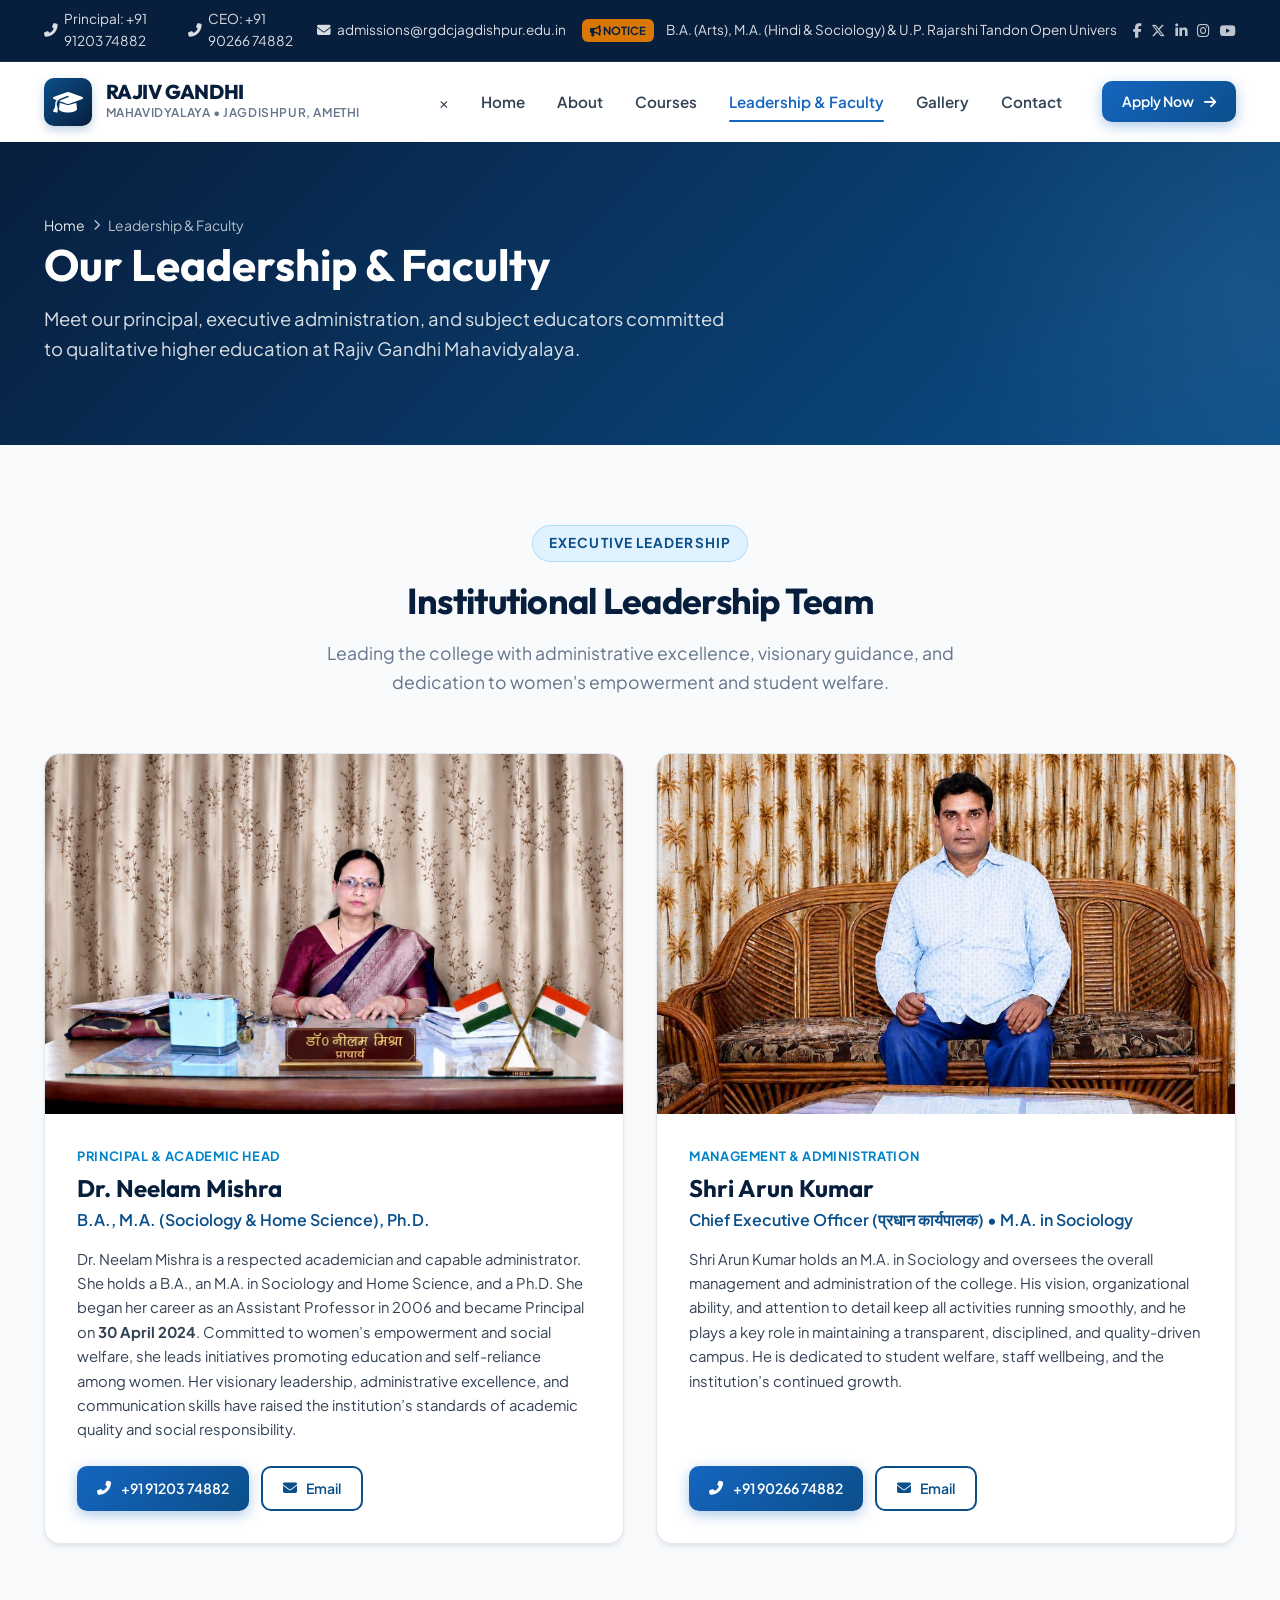
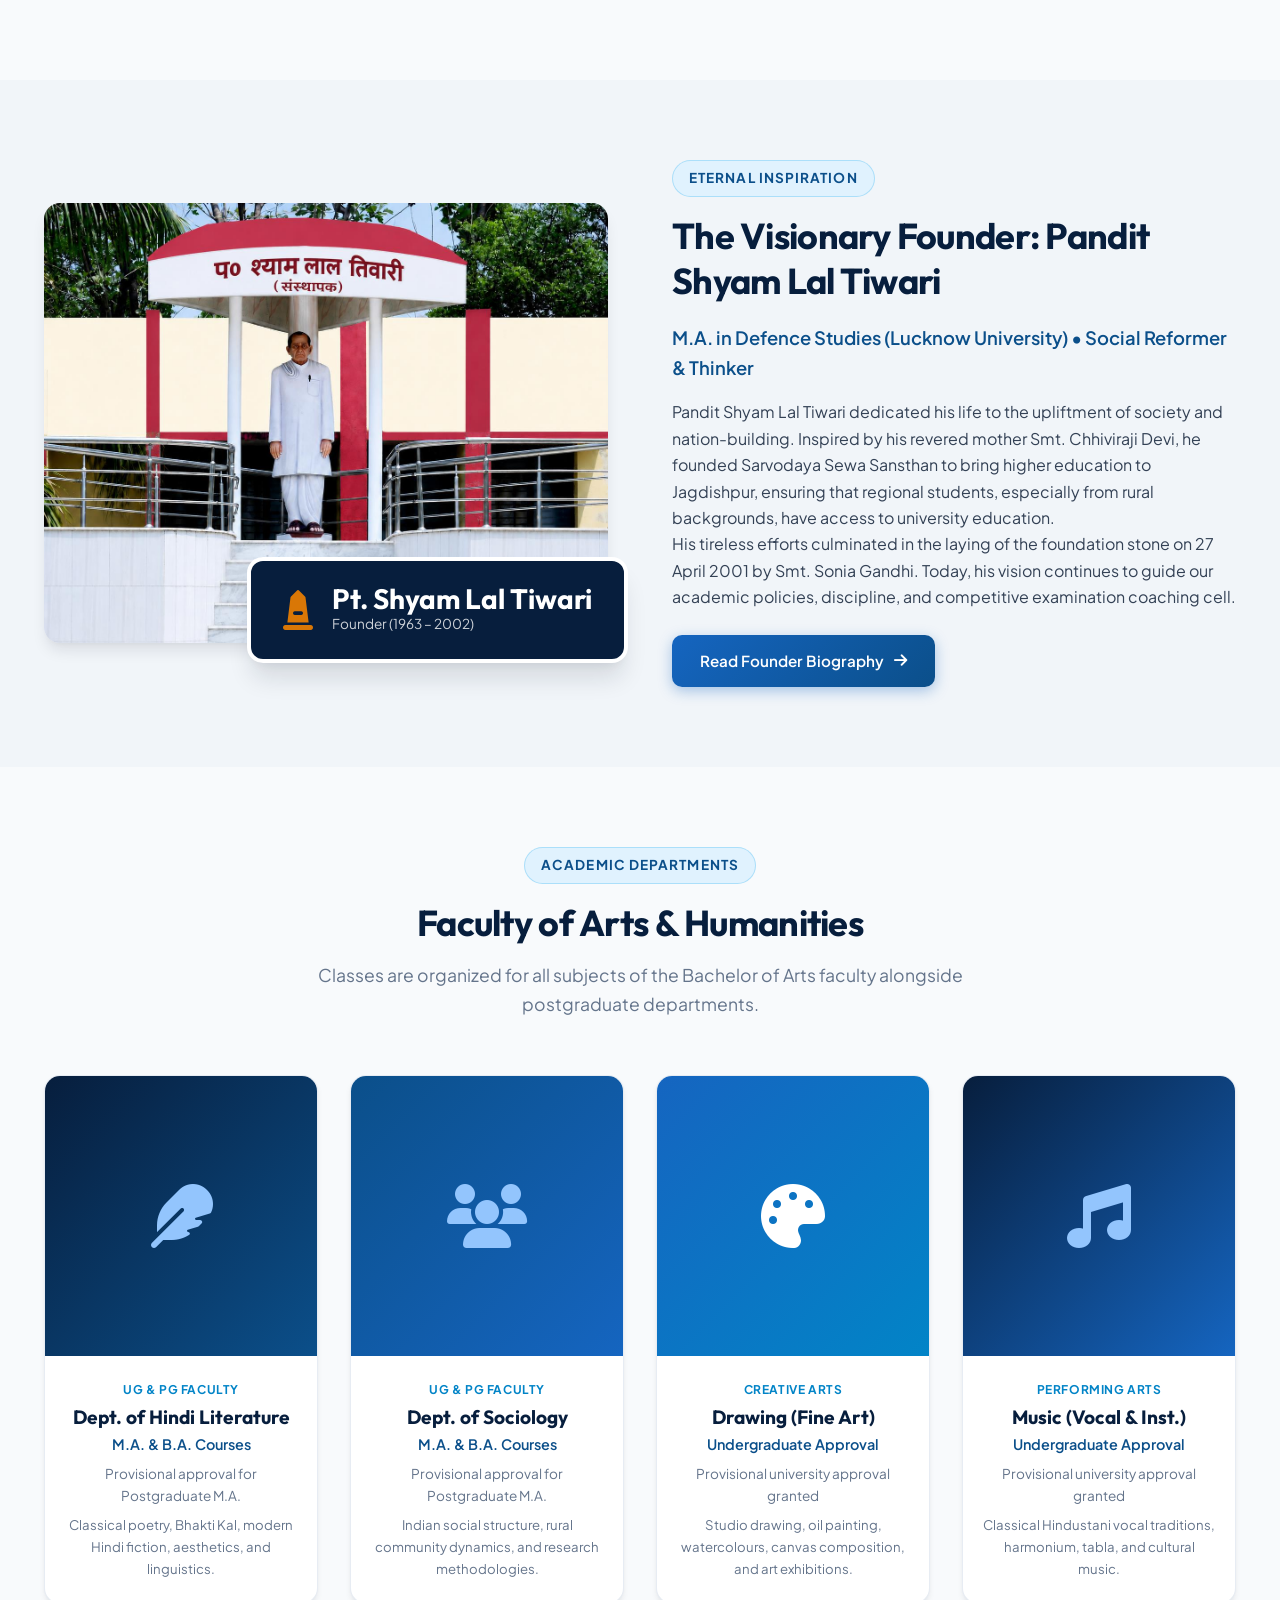
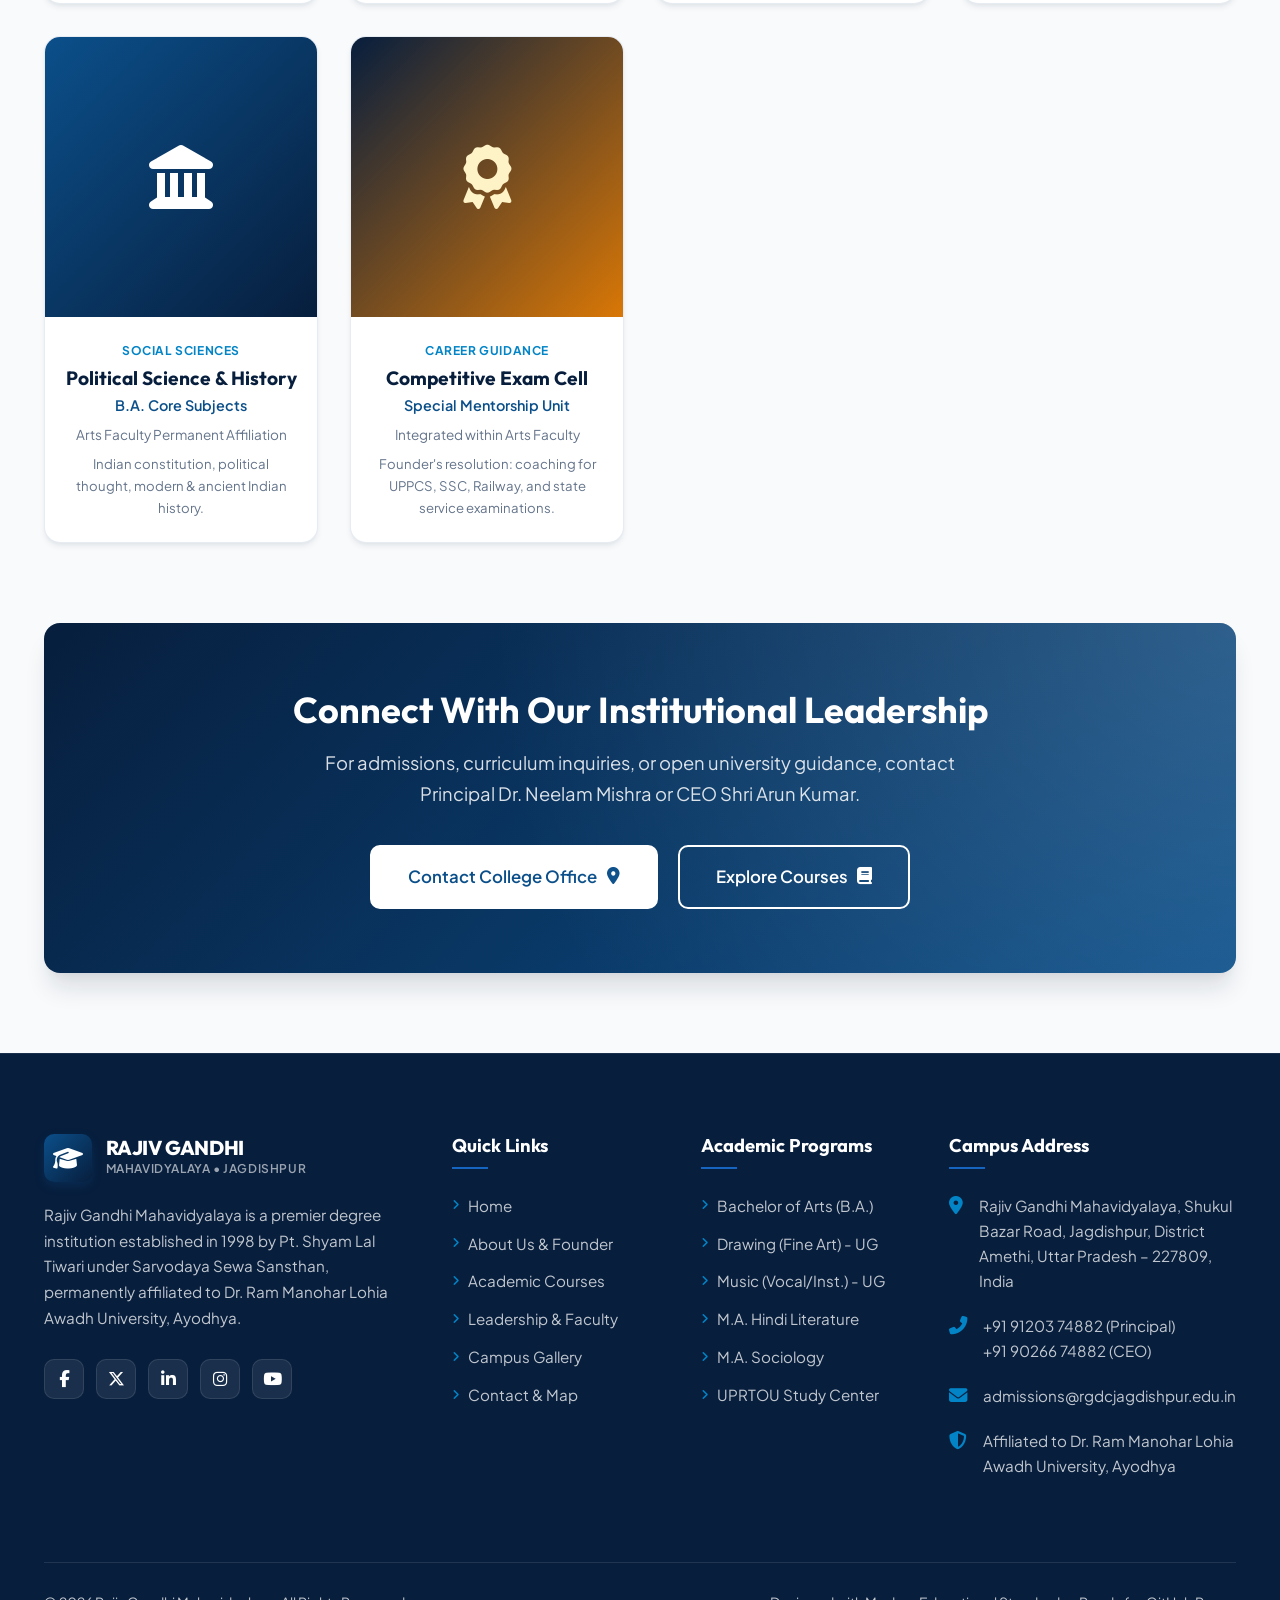
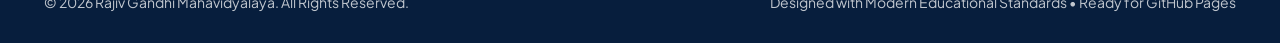
<file: faculty.html>
<!DOCTYPE html>
<html lang="en">
<head>
  <meta charset="UTF-8">
  <meta name="viewport" content="width=device-width, initial-scale=1.0">
  <meta http-equiv="X-UA-Compatible" content="ie=edge">
  
  <title>Faculty & Leadership | Rajiv Gandhi Degree College | Amethi</title>
  <meta name="description" content="Meet Dr. Neelam Mishra (Principal), Shri Arun Kumar (CEO), and the accomplished faculty members of Rajiv Gandhi Degree College, Jagdishpur, Amethi.">
  <meta name="keywords" content="Rajiv Gandhi Degree College faculty, Dr Neelam Mishra Principal, Shri Arun Kumar CEO, Pt Shyam Lal Tiwari, Arts Faculty, Jagdishpur Amethi">
  <meta name="author" content="Rajiv Gandhi Degree College">
  <meta name="robots" content="index, follow">
  <link rel="canonical" href="https://akhilanandjag-create.github.io/rajiv-gandhi-degree-college/faculty.html">

  <!-- Open Graph -->
  <meta property="og:type" content="website">
  <meta property="og:title" content="Faculty & Leadership | Rajiv Gandhi Degree College | Amethi">
  <meta property="og:description" content="Meet the visionary leadership and dedicated educators of Rajiv Gandhi Degree College, Jagdishpur, Amethi.">
  <meta property="og:url" content="https://akhilanandjag-create.github.io/rajiv-gandhi-degree-college/faculty.html">
  <meta property="og:image" content="https://akhilanandjag-create.github.io/rajiv-gandhi-degree-college/images/principal-dr-neelam-mishra.jpg">
  <meta property="og:site_name" content="Rajiv Gandhi Degree College">

  <!-- Twitter Card -->
  <meta name="twitter:card" content="summary_large_image">
  <meta name="twitter:title" content="Faculty & Leadership | Rajiv Gandhi Degree College | Amethi">
  <meta name="twitter:description" content="Meet the visionary leadership and dedicated educators of Rajiv Gandhi Degree College, Jagdishpur, Amethi.">
  <meta name="twitter:image" content="https://akhilanandjag-create.github.io/rajiv-gandhi-degree-college/images/principal-dr-neelam-mishra.jpg">

  <!-- Google Fonts & Font Awesome 6 -->
  <link rel="preconnect" href="https://fonts.googleapis.com">
  <link rel="preconnect" href="https://fonts.gstatic.com" crossorigin>
  <link href="https://fonts.googleapis.com/css2?family=Outfit:wght@400;500;600;700;800&family=Plus+Jakarta+Sans:wght@400;500;600;700&display=swap" rel="stylesheet">
  <link rel="stylesheet" href="https://cdnjs.cloudflare.com/ajax/libs/font-awesome/6.5.1/css/all.min.css">

  <link rel="stylesheet" href="css/style.css">
  <style>
    .leadership-spotlight {
      display: grid;
      grid-template-columns: repeat(auto-fit, minmax(360px, 1fr));
      gap: 2rem;
      margin-bottom: 3.5rem;
    }
    .leader-box {
      background: var(--white);
      border-radius: var(--radius-lg);
      overflow: hidden;
      box-shadow: var(--shadow-md);
      border: 1px solid var(--bg-alt);
      transition: var(--transition);
      display: flex;
      flex-direction: column;
    }
    .leader-box:hover {
      box-shadow: var(--shadow-xl);
      transform: translateY(-5px);
    }
    .leader-box-img-wrap {
      width: 100%;
      height: 360px;
      overflow: hidden;
      background: var(--bg-muted);
    }
    .leader-box-img {
      width: 100%;
      height: 100%;
      object-fit: cover;
      object-position: center top;
      transition: transform 0.5s ease;
    }
    .leader-box:hover .leader-box-img {
      transform: scale(1.04);
    }
    .leader-box-body {
      padding: 2rem;
      display: flex;
      flex-direction: column;
      flex-grow: 1;
    }
    .leader-tag {
      font-size: 0.8rem;
      font-weight: 700;
      color: var(--accent-cyan);
      text-transform: uppercase;
      letter-spacing: 0.05em;
      margin-bottom: 0.35rem;
    }
    .leader-name {
      font-size: 1.5rem;
      color: var(--primary-navy);
      margin-bottom: 0.25rem;
    }
    .leader-role {
      font-size: 1rem;
      font-weight: 600;
      color: var(--primary-blue);
      margin-bottom: 0.85rem;
    }
    .leader-desc {
      font-size: 0.925rem;
      color: var(--text-secondary);
      line-height: 1.65;
      margin-bottom: 1.5rem;
      flex-grow: 1;
    }
    .leader-actions {
      display: flex;
      gap: 0.75rem;
      margin-top: auto;
      flex-wrap: wrap;
    }
  </style>
</head>
<body>

  <!-- Top Notification & Contact Bar -->
  <div class="topbar">
    <div class="container topbar-container">
      <div class="topbar-contact">
        <a href="tel:+919120374882"><i class="fas fa-phone-alt"></i> Principal: +91 91203 74882</a>
        <a href="tel:+919026674882"><i class="fas fa-phone-alt"></i> CEO: +91 90266 74882</a>
        <a href="mailto:admissions@rgdcjagdishpur.edu.in"><i class="fas fa-envelope"></i> admissions@rgdcjagdishpur.edu.in</a>
      </div>
      <div class="topbar-news">
        <span class="ticker-badge"><i class="fas fa-bullhorn"></i> Notice</span>
        <span class="ticker-text">B.A. (Arts), M.A. (Hindi & Sociology) & U.P. Rajarshi Tandon Open University Admissions Open</span>
      </div>
      <div class="topbar-links">
        <div class="topbar-social">
          <a href="#" aria-label="Facebook"><i class="fab fa-facebook-f"></i></a>
          <a href="#" aria-label="Twitter"><i class="fab fa-x-twitter"></i></a>
          <a href="#" aria-label="LinkedIn"><i class="fab fa-linkedin-in"></i></a>
          <a href="#" aria-label="Instagram"><i class="fab fa-instagram"></i></a>
          <a href="#" aria-label="YouTube"><i class="fab fa-youtube"></i></a>
        </div>
      </div>
    </div>
  </div>

  <!-- Main Navigation Bar -->
  <header class="header">
    <div class="container nav-container">
      <a href="index.html" class="brand-logo" aria-label="Rajiv Gandhi Mahavidyalaya Home">
        <div class="brand-icon">
          <i class="fas fa-graduation-cap"></i>
        </div>
        <div class="brand-text">
          <span class="brand-name">RAJIV GANDHI</span>
          <span class="brand-sub">MAHAVIDYALAYA &bull; JAGDISHPUR, AMETHI</span>
        </div>
      </a>

      <nav class="nav-menu" id="navMenu">
        <button class="mobile-close-btn" id="mobileClose" aria-label="Close menu">&times;</button>
        <a href="index.html" class="nav-link">Home</a>
        <a href="about.html" class="nav-link">About</a>
        <a href="courses.html" class="nav-link">Courses</a>
        <a href="faculty.html" class="nav-link active">Leadership & Faculty</a>
        <a href="gallery.html" class="nav-link">Gallery</a>
        <a href="contact.html" class="nav-link">Contact</a>
        <div class="nav-cta">
          <a href="contact.html#enquiry" class="btn btn-primary btn-sm">Apply Now <i class="fas fa-arrow-right"></i></a>
        </div>
      </nav>

      <button class="mobile-toggle" id="mobileToggle" aria-label="Toggle Navigation Menu">
        <i class="fas fa-bars"></i>
      </button>
    </div>
  </header>

  <div class="nav-overlay" id="navOverlay"></div>

  <!-- Page Header Banner -->
  <section class="page-hero">
    <div class="container">
      <div class="breadcrumbs">
        <a href="index.html">Home</a>
        <i class="fas fa-chevron-right"></i>
        <span>Leadership & Faculty</span>
      </div>
      <h1 class="page-hero-title">Our Leadership & Faculty</h1>
      <p class="page-hero-subtitle">
        Meet our principal, executive administration, and subject educators committed to qualitative higher education at Rajiv Gandhi Mahavidyalaya.
      </p>
    </div>
  </section>

  <!-- Leadership Spotlight Section -->
  <section class="section">
    <div class="container">
      <div class="section-header">
        <div class="section-badge">Executive Leadership</div>
        <h2 class="section-title">Institutional Leadership Team</h2>
        <p class="section-subtitle">
          Leading the college with administrative excellence, visionary guidance, and dedication to women's empowerment and student welfare.
        </p>
      </div>

      <div class="leadership-spotlight">

        <!-- Leader 1: Dr. Neelam Mishra, Principal -->
        <div class="leader-box">
          <div class="leader-box-img-wrap">
            <img 
              src="images/principal-dr-neelam-mishra.jpg" 
              alt="Dr. Neelam Mishra, Principal" 
              class="leader-box-img"
            >
          </div>
          <div class="leader-box-body">
            <span class="leader-tag">Principal & Academic Head</span>
            <h3 class="leader-name">Dr. Neelam Mishra</h3>
            <span class="leader-role">B.A., M.A. (Sociology & Home Science), Ph.D.</span>
            <p class="leader-desc">
              Dr. Neelam Mishra is a respected academician and capable administrator. She holds a B.A., an M.A. in Sociology and Home Science, and a Ph.D. She began her career as an Assistant Professor in 2006 and became Principal on <strong>30 April 2024</strong>. Committed to women’s empowerment and social welfare, she leads initiatives promoting education and self-reliance among women. Her visionary leadership, administrative excellence, and communication skills have raised the institution’s standards of academic quality and social responsibility.
            </p>
            <div class="leader-actions">
              <a href="tel:+919120374882" class="btn btn-primary btn-sm"><i class="fas fa-phone-alt"></i> +91 91203 74882</a>
              <a href="mailto:principal@rgdcjagdishpur.edu.in" class="btn btn-outline btn-sm"><i class="fas fa-envelope"></i> Email</a>
            </div>
          </div>
        </div>

        <!-- Leader 2: Shri Arun Kumar, CEO -->
        <div class="leader-box">
          <div class="leader-box-img-wrap">
            <img 
              src="images/ceo-shri-arun-kumar.jpg" 
              alt="Shri Arun Kumar, Chief Executive Officer" 
              class="leader-box-img"
            >
          </div>
          <div class="leader-box-body">
            <span class="leader-tag">Management & Administration</span>
            <h3 class="leader-name">Shri Arun Kumar</h3>
            <span class="leader-role">Chief Executive Officer (प्रधान कार्यपालक) &bull; M.A. in Sociology</span>
            <p class="leader-desc">
              Shri Arun Kumar holds an M.A. in Sociology and oversees the overall management and administration of the college. His vision, organizational ability, and attention to detail keep all activities running smoothly, and he plays a key role in maintaining a transparent, disciplined, and quality-driven campus. He is dedicated to student welfare, staff wellbeing, and the institution’s continued growth.
            </p>
            <div class="leader-actions">
              <a href="tel:+919026674882" class="btn btn-primary btn-sm"><i class="fas fa-phone-alt"></i> +91 90266 74882</a>
              <a href="mailto:ceo@rgdcjagdishpur.edu.in" class="btn btn-outline btn-sm"><i class="fas fa-envelope"></i> Email</a>
            </div>
          </div>
        </div>

      </div>
    </div>
  </section>

  <!-- Founder Memorial Section -->
  <section class="section section-muted">
    <div class="container">
      <div class="about-grid">
        <div class="about-images">
          <img 
            src="images/founder-statue.jpg" 
            alt="Statue of Pandit Shyam Lal Tiwari, Founder, on the college campus" 
            class="about-img-main"
            style="object-fit: cover; object-position: center top;"
          >
          <div class="about-badge-floating">
            <i class="fas fa-monument"></i>
            <div>
              <h4>Pt. Shyam Lal Tiwari</h4>
              <p>Founder (1963 &ndash; 2002)</p>
            </div>
          </div>
        </div>

        <div class="about-content">
          <div class="section-badge">Eternal Inspiration</div>
          <h2 class="section-title">The Visionary Founder: Pandit Shyam Lal Tiwari</h2>
          <p class="about-lead">M.A. in Defence Studies (Lucknow University) &bull; Social Reformer & Thinker</p>
          <p>
            Pandit Shyam Lal Tiwari dedicated his life to the upliftment of society and nation-building. Inspired by his revered mother Smt. Chhiviraji Devi, he founded Sarvodaya Sewa Sansthan to bring higher education to Jagdishpur, ensuring that regional students, especially from rural backgrounds, have access to university education.
          </p>
          <p>
            His tireless efforts culminated in the laying of the foundation stone on 27 April 2001 by Smt. Sonia Gandhi. Today, his vision continues to guide our academic policies, discipline, and competitive examination coaching cell.
          </p>
          <div style="margin-top: 1.5rem;">
            <a href="about.html#founder" class="btn btn-primary">Read Founder Biography <i class="fas fa-arrow-right"></i></a>
          </div>
        </div>
      </div>
    </div>
  </section>

  <!-- Faculty of Arts & Departments Section -->
  <section class="section">
    <div class="container">
      <div class="section-header">
        <div class="section-badge">Academic Departments</div>
        <h2 class="section-title">Faculty of Arts & Humanities</h2>
        <p class="section-subtitle">Classes are organized for all subjects of the Bachelor of Arts faculty alongside postgraduate departments.</p>
      </div>

      <div class="faculty-grid">

        <!-- Dept 1: Hindi -->
        <div class="faculty-card">
          <div class="faculty-img-wrap" style="display:flex; align-items:center; justify-content:center; background: linear-gradient(135deg, #071e3d, #0b4f8a);">
            <i class="fas fa-feather" style="font-size: 4rem; color: #93c5fd;"></i>
          </div>
          <div class="faculty-info">
            <span class="faculty-dept">UG & PG Faculty</span>
            <h3 class="faculty-name">Dept. of Hindi Literature</h3>
            <span class="faculty-role">M.A. & B.A. Courses</span>
            <p class="faculty-qual">Provisional approval for Postgraduate M.A.</p>
            <p style="font-size: 0.825rem; color: var(--text-muted); margin-top: 0.4rem;">
              Classical poetry, Bhakti Kal, modern Hindi fiction, aesthetics, and linguistics.
            </p>
          </div>
        </div>

        <!-- Dept 2: Sociology -->
        <div class="faculty-card">
          <div class="faculty-img-wrap" style="display:flex; align-items:center; justify-content:center; background: linear-gradient(135deg, #0b4f8a, #1565c0);">
            <i class="fas fa-users" style="font-size: 4rem; color: #93c5fd;"></i>
          </div>
          <div class="faculty-info">
            <span class="faculty-dept">UG & PG Faculty</span>
            <h3 class="faculty-name">Dept. of Sociology</h3>
            <span class="faculty-role">M.A. & B.A. Courses</span>
            <p class="faculty-qual">Provisional approval for Postgraduate M.A.</p>
            <p style="font-size: 0.825rem; color: var(--text-muted); margin-top: 0.4rem;">
              Indian social structure, rural community dynamics, and research methodologies.
            </p>
          </div>
        </div>

        <!-- Dept 3: Drawing (Fine Art) -->
        <div class="faculty-card">
          <div class="faculty-img-wrap" style="display:flex; align-items:center; justify-content:center; background: linear-gradient(135deg, #1565c0, #0284c7);">
            <i class="fas fa-palette" style="font-size: 4rem; color: #ffffff;"></i>
          </div>
          <div class="faculty-info">
            <span class="faculty-dept">Creative Arts</span>
            <h3 class="faculty-name">Drawing (Fine Art)</h3>
            <span class="faculty-role">Undergraduate Approval</span>
            <p class="faculty-qual">Provisional university approval granted</p>
            <p style="font-size: 0.825rem; color: var(--text-muted); margin-top: 0.4rem;">
              Studio drawing, oil painting, watercolours, canvas composition, and art exhibitions.
            </p>
          </div>
        </div>

        <!-- Dept 4: Music -->
        <div class="faculty-card">
          <div class="faculty-img-wrap" style="display:flex; align-items:center; justify-content:center; background: linear-gradient(135deg, #071e3d, #1565c0);">
            <i class="fas fa-music" style="font-size: 4rem; color: #93c5fd;"></i>
          </div>
          <div class="faculty-info">
            <span class="faculty-dept">Performing Arts</span>
            <h3 class="faculty-name">Music (Vocal & Inst.)</h3>
            <span class="faculty-role">Undergraduate Approval</span>
            <p class="faculty-qual">Provisional university approval granted</p>
            <p style="font-size: 0.825rem; color: var(--text-muted); margin-top: 0.4rem;">
              Classical Hindustani vocal traditions, harmonium, tabla, and cultural music.
            </p>
          </div>
        </div>

        <!-- Dept 5: Political Science & History -->
        <div class="faculty-card">
          <div class="faculty-img-wrap" style="display:flex; align-items:center; justify-content:center; background: linear-gradient(135deg, #0b4f8a, #071e3d);">
            <i class="fas fa-landmark" style="font-size: 4rem; color: #ffffff;"></i>
          </div>
          <div class="faculty-info">
            <span class="faculty-dept">Social Sciences</span>
            <h3 class="faculty-name">Political Science & History</h3>
            <span class="faculty-role">B.A. Core Subjects</span>
            <p class="faculty-qual">Arts Faculty Permanent Affiliation</p>
            <p style="font-size: 0.825rem; color: var(--text-muted); margin-top: 0.4rem;">
              Indian constitution, political thought, modern & ancient Indian history.
            </p>
          </div>
        </div>

        <!-- Dept 6: Competitive Guidance Cell -->
        <div class="faculty-card">
          <div class="faculty-img-wrap" style="display:flex; align-items:center; justify-content:center; background: linear-gradient(135deg, #071e3d, #d97706);">
            <i class="fas fa-award" style="font-size: 4rem; color: #fef3c7;"></i>
          </div>
          <div class="faculty-info">
            <span class="faculty-dept">Career Guidance</span>
            <h3 class="faculty-name">Competitive Exam Cell</h3>
            <span class="faculty-role">Special Mentorship Unit</span>
            <p class="faculty-qual">Integrated within Arts Faculty</p>
            <p style="font-size: 0.825rem; color: var(--text-muted); margin-top: 0.4rem;">
              Founder's resolution: coaching for UPPCS, SSC, Railway, and state service examinations.
            </p>
          </div>
        </div>

      </div>
    </div>
  </section>

  <!-- CTA Banner -->
  <section class="section" style="padding-top: 0;">
    <div class="container">
      <div class="cta-banner">
        <h2>Connect With Our Institutional Leadership</h2>
        <p>For admissions, curriculum inquiries, or open university guidance, contact Principal Dr. Neelam Mishra or CEO Shri Arun Kumar.</p>
        <div class="cta-actions">
          <a href="contact.html" class="btn btn-secondary btn-lg">Contact College Office <i class="fas fa-map-marker-alt"></i></a>
          <a href="courses.html" class="btn btn-outline-white btn-lg">Explore Courses <i class="fas fa-book"></i></a>
        </div>
      </div>
    </div>
  </section>

  <!-- Footer -->
  <footer class="footer">
    <div class="container">
      <div class="footer-grid">
        <div class="footer-brand">
          <a href="index.html" class="brand-logo">
            <div class="brand-icon">
              <i class="fas fa-graduation-cap"></i>
            </div>
            <div class="brand-text">
              <span class="brand-name">RAJIV GANDHI</span>
              <span class="brand-sub">MAHAVIDYALAYA &bull; JAGDISHPUR</span>
            </div>
          </a>
          <p class="footer-about">
            Rajiv Gandhi Mahavidyalaya is a premier degree institution established in 1998 by Pt. Shyam Lal Tiwari under Sarvodaya Sewa Sansthan, permanently affiliated to Dr. Ram Manohar Lohia Awadh University, Ayodhya.
          </p>
          <div class="footer-social">
            <a href="#" aria-label="Facebook"><i class="fab fa-facebook-f"></i></a>
            <a href="#" aria-label="Twitter"><i class="fab fa-x-twitter"></i></a>
            <a href="#" aria-label="LinkedIn"><i class="fab fa-linkedin-in"></i></a>
            <a href="#" aria-label="Instagram"><i class="fab fa-instagram"></i></a>
            <a href="#" aria-label="YouTube"><i class="fab fa-youtube"></i></a>
          </div>
        </div>

        <div>
          <h4 class="footer-title">Quick Links</h4>
          <ul class="footer-links">
            <li><a href="index.html"><i class="fas fa-angle-right"></i> Home</a></li>
            <li><a href="about.html"><i class="fas fa-angle-right"></i> About Us & Founder</a></li>
            <li><a href="courses.html"><i class="fas fa-angle-right"></i> Academic Courses</a></li>
            <li><a href="faculty.html"><i class="fas fa-angle-right"></i> Leadership & Faculty</a></li>
            <li><a href="gallery.html"><i class="fas fa-angle-right"></i> Campus Gallery</a></li>
            <li><a href="contact.html"><i class="fas fa-angle-right"></i> Contact & Map</a></li>
          </ul>
        </div>

        <div>
          <h4 class="footer-title">Academic Programs</h4>
          <ul class="footer-links">
            <li><a href="courses.html#ba"><i class="fas fa-angle-right"></i> Bachelor of Arts (B.A.)</a></li>
            <li><a href="courses.html#fine-arts"><i class="fas fa-angle-right"></i> Drawing (Fine Art) - UG</a></li>
            <li><a href="courses.html#music"><i class="fas fa-angle-right"></i> Music (Vocal/Inst.) - UG</a></li>
            <li><a href="courses.html#ma-hindi"><i class="fas fa-angle-right"></i> M.A. Hindi Literature</a></li>
            <li><a href="courses.html#ma-soc"><i class="fas fa-angle-right"></i> M.A. Sociology</a></li>
            <li><a href="courses.html#uprtou"><i class="fas fa-angle-right"></i> UPRTOU Study Center</a></li>
          </ul>
        </div>

        <div>
          <h4 class="footer-title">Campus Address</h4>
          <div class="footer-contact-item">
            <i class="fas fa-map-marker-alt"></i>
            <p>Rajiv Gandhi Mahavidyalaya, Shukul Bazar Road, Jagdishpur, District Amethi, Uttar Pradesh &ndash; 227809, India</p>
          </div>
          <div class="footer-contact-item">
            <i class="fas fa-phone-alt"></i>
            <p><a href="tel:+919120374882">+91 91203 74882</a> (Principal)<br><a href="tel:+919026674882">+91 90266 74882</a> (CEO)</p>
          </div>
          <div class="footer-contact-item">
            <i class="fas fa-envelope"></i>
            <p><a href="mailto:admissions@rgdcjagdishpur.edu.in">admissions@rgdcjagdishpur.edu.in</a></p>
          </div>
          <div class="footer-contact-item">
            <i class="fas fa-shield-alt"></i>
            <p>Affiliated to Dr. Ram Manohar Lohia Awadh University, Ayodhya</p>
          </div>
        </div>
      </div>

      <div class="footer-bottom">
        <div class="footer-bottom-container">
          <p>&copy; <span class="current-year">2026</span> Rajiv Gandhi Mahavidyalaya. All Rights Reserved.</p>
          <p>Designed with Modern Educational Standards &bull; Ready for GitHub Pages</p>
        </div>
      </div>
    </div>
  </footer>

  <button class="back-to-top" id="backToTop" aria-label="Scroll back to top">
    <i class="fas fa-arrow-up"></i>
  </button>

  <script src="js/main.js"></script>
</body>
</html>
</file>
<file: css/style.css>
/* ==========================================================================
   RAJIV GANDHI DEGREE COLLEGE - MASTER STYLESHEET
   Modern Educational Theme | Blue & White Palette | Fully Responsive
   ========================================================================== */

/* --------------------------------------------------------------------------
   1. CSS Custom Properties (Theme Variables)
   -------------------------------------------------------------------------- */
:root {
  /* Brand Colors - Sophisticated Academic Blue & White Palette */
  --primary-navy: #071e3d;       /* Deep navy for headers and dark accents */
  --primary-blue: #0b4f8a;       /* Signature university royal blue */
  --primary-bright: #1565c0;     /* Vibrant interactive blue */
  --accent-cyan: #0284c7;        /* Secondary vibrant blue */
  --accent-gold: #d97706;        /* Academic achievement gold */
  --accent-gold-light: #fef3c7;  /* Soft gold background */
  
  /* Neutral Palette */
  --white: #ffffff;
  --bg-main: #f8fafc;            /* Clean crisp page canvas */
  --bg-surface: #ffffff;         /* Pure white cards/containers */
  --bg-muted: #f1f5f9;           /* Soft muted section background */
  --bg-alt: #e2e8f0;             /* Border and subtle dividers */
  
  /* Text Colors */
  --text-primary: #0f172a;       /* Highest contrast charcoal */
  --text-secondary: #334155;     /* Balanced body slate */
  --text-muted: #64748b;         /* Muted caption text */
  --text-light: #f8fafc;         /* White text on dark bg */
  
  /* Semantic States */
  --success: #10b981;
  --warning: #f59e0b;
  --danger: #ef4444;
  --info: #0284c7;

  /* Typography */
  --font-heading: 'Outfit', 'Plus Jakarta Sans', system-ui, -apple-system, BlinkMacSystemFont, 'Segoe UI', Roboto, sans-serif;
  --font-body: 'Plus Jakarta Sans', 'Inter', system-ui, -apple-system, BlinkMacSystemFont, 'Segoe UI', Roboto, sans-serif;

  /* Shadows */
  --shadow-sm: 0 1px 2px 0 rgba(15, 23, 42, 0.05);
  --shadow-md: 0 4px 6px -1px rgba(15, 23, 42, 0.08), 0 2px 4px -2px rgba(15, 23, 42, 0.04);
  --shadow-lg: 0 10px 15px -3px rgba(15, 23, 42, 0.1), 0 4px 6px -4px rgba(15, 23, 42, 0.05);
  --shadow-xl: 0 20px 25px -5px rgba(15, 23, 42, 0.12), 0 8px 10px -6px rgba(15, 23, 42, 0.06);
  --shadow-card: 0 10px 30px rgba(11, 79, 138, 0.08);

  /* Border Radii */
  --radius-sm: 6px;
  --radius-md: 10px;
  --radius-lg: 16px;
  --radius-full: 9999px;

  /* Layout */
  --container-max: 1240px;
  --header-height: 80px;
  --transition: all 0.3s cubic-bezier(0.4, 0, 0.2, 1);
}

/* --------------------------------------------------------------------------
   2. Reset & Base Styles
   -------------------------------------------------------------------------- */
*, *::before, *::after {
  box-sizing: border-box;
  margin: 0;
  padding: 0;
}

html {
  font-size: 16px;
  scroll-behavior: smooth;
  scroll-padding-top: calc(var(--header-height) + 20px);
}

body {
  font-family: var(--font-body);
  background-color: var(--bg-main);
  color: var(--text-secondary);
  line-height: 1.65;
  -webkit-font-smoothing: antialiased;
  -moz-osx-font-smoothing: grayscale;
  overflow-x: hidden;
}

img, picture, svg, video {
  display: block;
  max-width: 100%;
  height: auto;
}

a {
  color: var(--primary-bright);
  text-decoration: none;
  transition: var(--transition);
}

a:hover {
  color: var(--primary-navy);
}

ul, ol {
  list-style: none;
}

button, input, textarea, select {
  font: inherit;
  color: inherit;
}

button {
  cursor: pointer;
  border: none;
  background: none;
}

h1, h2, h3, h4, h5, h6 {
  font-family: var(--font-heading);
  color: var(--primary-navy);
  font-weight: 700;
  line-height: 1.25;
}

/* --------------------------------------------------------------------------
   3. Utility Classes & Layout
   -------------------------------------------------------------------------- */
.container {
  width: 100%;
  max-width: var(--container-max);
  margin-left: auto;
  margin-right: auto;
  padding-left: 1.5rem;
  padding-right: 1.5rem;
}

.section {
  padding: 5rem 0;
}

.section-muted {
  background-color: var(--bg-muted);
}

.section-blue {
  background: linear-gradient(135deg, var(--primary-navy) 0%, var(--primary-blue) 100%);
  color: var(--white);
}

.section-blue h2, .section-blue h3, .section-blue p {
  color: var(--white);
}

.section-header {
  text-align: center;
  max-width: 720px;
  margin: 0 auto 3.5rem;
}

.section-badge {
  display: inline-flex;
  align-items: center;
  gap: 0.5rem;
  background: var(--accent-light, #e0f2fe);
  color: var(--primary-blue);
  font-size: 0.85rem;
  font-weight: 700;
  text-transform: uppercase;
  letter-spacing: 0.08em;
  padding: 0.4rem 1rem;
  border-radius: var(--radius-full);
  margin-bottom: 1rem;
  border: 1px solid rgba(14, 165, 233, 0.25);
}

.section-badge.badge-white {
  background: rgba(255, 255, 255, 0.15);
  color: var(--white);
  border-color: rgba(255, 255, 255, 0.3);
}

.section-title {
  font-size: 2.25rem;
  margin-bottom: 1rem;
  letter-spacing: -0.02em;
}

.section-subtitle {
  font-size: 1.1rem;
  color: var(--text-muted);
}

.section-blue .section-subtitle {
  color: rgba(255, 255, 255, 0.85);
}

/* Buttons */
.btn {
  display: inline-flex;
  align-items: center;
  justify-content: center;
  gap: 0.6rem;
  padding: 0.85rem 1.75rem;
  font-weight: 600;
  font-size: 0.95rem;
  border-radius: var(--radius-md);
  transition: var(--transition);
  text-decoration: none;
  white-space: nowrap;
}

.btn-primary {
  background: linear-gradient(135deg, var(--primary-bright) 0%, var(--primary-blue) 100%);
  color: var(--white);
  box-shadow: 0 4px 14px rgba(21, 101, 192, 0.35);
}

.btn-primary:hover {
  background: linear-gradient(135deg, var(--primary-blue) 0%, var(--primary-navy) 100%);
  color: var(--white);
  transform: translateY(-2px);
  box-shadow: 0 6px 20px rgba(21, 101, 192, 0.45);
}

.btn-secondary {
  background: var(--white);
  color: var(--primary-blue);
  border: 2px solid var(--white);
}

.btn-secondary:hover {
  background: rgba(255, 255, 255, 0.9);
  color: var(--primary-navy);
  transform: translateY(-2px);
}

.btn-outline {
  background: transparent;
  color: var(--primary-blue);
  border: 2px solid var(--primary-blue);
}

.btn-outline:hover {
  background: var(--primary-blue);
  color: var(--white);
  transform: translateY(-2px);
}

.btn-outline-white {
  background: transparent;
  color: var(--white);
  border: 2px solid var(--white);
}

.btn-outline-white:hover {
  background: var(--white);
  color: var(--primary-navy);
  transform: translateY(-2px);
}

.btn-sm {
  padding: 0.55rem 1.25rem;
  font-size: 0.875rem;
}

.btn-lg {
  padding: 1rem 2.25rem;
  font-size: 1.05rem;
}

/* --------------------------------------------------------------------------
   4. Top Bar & Announcement Ticker
   -------------------------------------------------------------------------- */
.topbar {
  background-color: var(--primary-navy);
  color: rgba(255, 255, 255, 0.85);
  font-size: 0.85rem;
  border-bottom: 1px solid rgba(255, 255, 255, 0.08);
  padding: 0.5rem 0;
}

.topbar-container {
  display: flex;
  align-items: center;
  justify-content: space-between;
  gap: 1rem;
}

.topbar-contact {
  display: flex;
  align-items: center;
  gap: 1.5rem;
}

.topbar-contact a {
  color: rgba(255, 255, 255, 0.85);
  display: flex;
  align-items: center;
  gap: 0.4rem;
}

.topbar-contact a:hover {
  color: var(--white);
}

.topbar-news {
  display: flex;
  align-items: center;
  gap: 0.75rem;
  overflow: hidden;
}

.ticker-badge {
  background: var(--accent-gold);
  color: var(--primary-navy);
  font-weight: 700;
  font-size: 0.7rem;
  padding: 0.15rem 0.5rem;
  border-radius: var(--radius-sm);
  text-transform: uppercase;
  flex-shrink: 0;
}

.ticker-text {
  white-space: nowrap;
  animation: tickerGlow 2s infinite alternate;
}

@keyframes tickerGlow {
  0% { opacity: 0.85; }
  100% { opacity: 1; color: #fff; }
}

.topbar-links {
  display: flex;
  align-items: center;
  gap: 1rem;
}

.topbar-social {
  display: flex;
  gap: 0.6rem;
}

.topbar-social a {
  color: rgba(255, 255, 255, 0.75);
  font-size: 0.9rem;
  transition: var(--transition);
}

.topbar-social a:hover {
  color: var(--white);
  transform: translateY(-1px);
}

/* --------------------------------------------------------------------------
   5. Main Navigation Bar (Header)
   -------------------------------------------------------------------------- */
.header {
  position: sticky;
  top: 0;
  z-index: 1000;
  background-color: var(--white);
  box-shadow: var(--shadow-sm);
  transition: var(--transition);
}

.header.scrolled {
  box-shadow: var(--shadow-md);
  background-color: rgba(255, 255, 255, 0.97);
  backdrop-filter: blur(10px);
}

.nav-container {
  display: flex;
  align-items: center;
  justify-content: space-between;
  height: var(--header-height);
}

/* Logo */
.brand-logo {
  display: flex;
  align-items: center;
  gap: 0.85rem;
  text-decoration: none;
}

.brand-icon {
  width: 48px;
  height: 48px;
  background: linear-gradient(135deg, var(--primary-blue) 0%, var(--primary-navy) 100%);
  border-radius: var(--radius-md);
  display: flex;
  align-items: center;
  justify-content: center;
  color: var(--white);
  font-size: 1.5rem;
  box-shadow: 0 4px 10px rgba(11, 79, 138, 0.25);
  flex-shrink: 0;
}

.brand-text {
  display: flex;
  flex-direction: column;
}

.brand-name {
  font-family: var(--font-heading);
  font-size: 1.25rem;
  font-weight: 800;
  color: var(--primary-navy);
  letter-spacing: -0.02em;
  line-height: 1.15;
}

.brand-sub {
  font-size: 0.75rem;
  color: var(--text-muted);
  font-weight: 600;
  letter-spacing: 0.05em;
  text-transform: uppercase;
}

/* Nav Links */
.nav-menu {
  display: flex;
  align-items: center;
  gap: 2rem;
}

.nav-link {
  font-weight: 600;
  font-size: 0.95rem;
  color: var(--text-secondary);
  position: relative;
  padding: 0.5rem 0;
  transition: var(--transition);
}

.nav-link::after {
  content: '';
  position: absolute;
  bottom: 0;
  left: 0;
  width: 0%;
  height: 2px;
  background-color: var(--primary-bright);
  transition: width 0.3s ease;
  border-radius: 2px;
}

.nav-link:hover,
.nav-link.active {
  color: var(--primary-bright);
}

.nav-link:hover::after,
.nav-link.active::after {
  width: 100%;
}

.nav-cta {
  margin-left: 0.5rem;
}

/* Mobile Toggle */
.mobile-toggle {
  display: none;
  font-size: 1.4rem;
  color: var(--primary-navy);
  padding: 0.5rem;
}

/* --------------------------------------------------------------------------
   6. Hero Banner
   -------------------------------------------------------------------------- */
.hero {
  position: relative;
  min-height: 82vh;
  display: flex;
  align-items: center;
  background-color: var(--primary-navy);
  overflow: hidden;
  color: var(--white);
}

.hero-bg {
  position: absolute;
  top: 0;
  left: 0;
  width: 100%;
  height: 100%;
  object-fit: cover;
  opacity: 0.35;
  filter: brightness(0.85);
  transform: scale(1.03);
  transition: transform 10s ease-out;
}

.hero:hover .hero-bg {
  transform: scale(1.08);
}

.hero-overlay {
  position: absolute;
  top: 0;
  left: 0;
  width: 100%;
  height: 100%;
  background: linear-gradient(
    90deg,
    rgba(7, 30, 61, 0.95) 0%,
    rgba(7, 30, 61, 0.8) 55%,
    rgba(11, 79, 138, 0.45) 100%
  );
}

.hero-content {
  position: relative;
  z-index: 2;
  max-width: 760px;
  padding: 4rem 0;
}

.hero-badge {
  display: inline-flex;
  align-items: center;
  gap: 0.5rem;
  background: rgba(255, 255, 255, 0.12);
  border: 1px solid rgba(255, 255, 255, 0.25);
  padding: 0.4rem 1rem;
  border-radius: var(--radius-full);
  font-size: 0.85rem;
  font-weight: 600;
  letter-spacing: 0.05em;
  text-transform: uppercase;
  margin-bottom: 1.5rem;
  backdrop-filter: blur(4px);
  color: #93c5fd;
}

.hero-title {
  font-size: clamp(2.25rem, 5vw, 3.75rem);
  color: var(--white);
  line-height: 1.15;
  margin-bottom: 1.25rem;
  letter-spacing: -0.02em;
}

.hero-title span {
  color: #60a5fa;
  display: inline-block;
}

.hero-desc {
  font-size: 1.15rem;
  color: rgba(255, 255, 255, 0.88);
  margin-bottom: 2.25rem;
  line-height: 1.7;
}

.hero-actions {
  display: flex;
  flex-wrap: wrap;
  gap: 1rem;
  margin-bottom: 3rem;
}

.hero-stats-strip {
  display: grid;
  grid-template-columns: repeat(3, 1fr);
  gap: 2rem;
  border-top: 1px solid rgba(255, 255, 255, 0.18);
  padding-top: 2rem;
}

.hero-stat h3 {
  font-size: 2rem;
  color: var(--white);
  margin-bottom: 0.2rem;
}

.hero-stat p {
  font-size: 0.875rem;
  color: rgba(255, 255, 255, 0.75);
}

/* Page Header Banner (for subpages) */
.page-hero {
  background: linear-gradient(135deg, var(--primary-navy) 0%, var(--primary-blue) 100%);
  color: var(--white);
  padding: 4.5rem 0 3.5rem;
  position: relative;
  overflow: hidden;
}

.page-hero::after {
  content: '';
  position: absolute;
  top: -50%;
  right: -20%;
  width: 600px;
  height: 600px;
  border-radius: 50%;
  background: radial-gradient(circle, rgba(255, 255, 255, 0.06) 0%, transparent 70%);
  pointer-events: none;
}

.page-hero-title {
  font-size: 2.75rem;
  color: var(--white);
  margin-bottom: 0.75rem;
}

.page-hero-subtitle {
  font-size: 1.15rem;
  color: rgba(255, 255, 255, 0.85);
  max-width: 680px;
  margin-bottom: 1.5rem;
}

.breadcrumbs {
  display: flex;
  align-items: center;
  gap: 0.5rem;
  font-size: 0.875rem;
  color: rgba(255, 255, 255, 0.7);
}

.breadcrumbs a {
  color: rgba(255, 255, 255, 0.9);
}

.breadcrumbs a:hover {
  color: var(--white);
  text-decoration: underline;
}

.breadcrumbs i {
  font-size: 0.7rem;
}

/* --------------------------------------------------------------------------
   7. Quick Info & Highlights Strip
   -------------------------------------------------------------------------- */
.quick-info-section {
  margin-top: -3rem;
  position: relative;
  z-index: 10;
  padding-bottom: 3rem;
}

.info-cards-grid {
  display: grid;
  grid-template-columns: repeat(auto-fit, minmax(260px, 1fr));
  gap: 1.5rem;
}

.info-card {
  background-color: var(--white);
  border-radius: var(--radius-lg);
  padding: 2rem;
  box-shadow: var(--shadow-card);
  border: 1px solid rgba(226, 232, 240, 0.8);
  display: flex;
  flex-direction: column;
  transition: var(--transition);
  position: relative;
  overflow: hidden;
}

.info-card::before {
  content: '';
  position: absolute;
  top: 0;
  left: 0;
  width: 100%;
  height: 4px;
  background: linear-gradient(90deg, var(--primary-bright), var(--accent-cyan));
  opacity: 0;
  transition: var(--transition);
}

.info-card:hover {
  transform: translateY(-6px);
  box-shadow: var(--shadow-xl);
}

.info-card:hover::before {
  opacity: 1;
}

.info-icon {
  width: 56px;
  height: 56px;
  border-radius: var(--radius-md);
  background: var(--bg-muted);
  color: var(--primary-blue);
  display: flex;
  align-items: center;
  justify-content: center;
  font-size: 1.6rem;
  margin-bottom: 1.25rem;
  transition: var(--transition);
}

.info-card:hover .info-icon {
  background: var(--primary-blue);
  color: var(--white);
}

.info-card h3 {
  font-size: 1.25rem;
  margin-bottom: 0.6rem;
}

.info-card p {
  color: var(--text-muted);
  font-size: 0.95rem;
  margin-bottom: 1rem;
  flex-grow: 1;
}

.info-link {
  font-weight: 600;
  font-size: 0.9rem;
  display: inline-flex;
  align-items: center;
  gap: 0.4rem;
  color: var(--primary-bright);
}

.info-link:hover {
  gap: 0.65rem;
}

/* --------------------------------------------------------------------------
   8. About Section / Teaser
   -------------------------------------------------------------------------- */
.about-grid {
  display: grid;
  grid-template-columns: 1fr 1fr;
  gap: 4rem;
  align-items: center;
}

.about-images {
  position: relative;
}

.about-img-main {
  width: 100%;
  border-radius: var(--radius-lg);
  box-shadow: var(--shadow-lg);
  object-fit: cover;
  height: 440px;
}

.about-badge-floating {
  position: absolute;
  bottom: -20px;
  right: -20px;
  background: var(--primary-navy);
  color: var(--white);
  padding: 1.5rem 2rem;
  border-radius: var(--radius-lg);
  box-shadow: var(--shadow-xl);
  display: flex;
  align-items: center;
  gap: 1.2rem;
  border: 4px solid var(--white);
}

.about-badge-floating i {
  font-size: 2.5rem;
  color: var(--accent-gold);
}

.about-badge-floating h4 {
  font-size: 1.75rem;
  color: var(--white);
  line-height: 1;
}

.about-badge-floating p {
  font-size: 0.85rem;
  color: rgba(255, 255, 255, 0.8);
  margin: 0;
}

.about-content h2 {
  margin-bottom: 1.25rem;
}

.about-lead {
  font-size: 1.15rem;
  color: var(--primary-blue);
  font-weight: 600;
  margin-bottom: 1rem;
}

.about-points {
  margin: 1.75rem 0;
  display: flex;
  flex-direction: column;
  gap: 0.9rem;
}

.about-point {
  display: flex;
  align-items: flex-start;
  gap: 0.75rem;
}

.about-point i {
  color: var(--success);
  margin-top: 0.3rem;
  font-size: 1.1rem;
  flex-shrink: 0;
}

/* --------------------------------------------------------------------------
   9. Statistics Counter Section
   -------------------------------------------------------------------------- */
.stats-section {
  background: linear-gradient(135deg, var(--primary-navy) 0%, var(--primary-blue) 100%);
  color: var(--white);
  padding: 4.5rem 0;
  position: relative;
}

.stats-grid {
  display: grid;
  grid-template-columns: repeat(4, 1fr);
  gap: 2rem;
  text-align: center;
}

.stat-item {
  padding: 1.5rem;
  background: rgba(255, 255, 255, 0.05);
  border-radius: var(--radius-lg);
  border: 1px solid rgba(255, 255, 255, 0.1);
  backdrop-filter: blur(5px);
  transition: var(--transition);
}

.stat-item:hover {
  transform: translateY(-5px);
  background: rgba(255, 255, 255, 0.1);
}

.stat-icon {
  font-size: 2.2rem;
  color: #93c5fd;
  margin-bottom: 0.75rem;
}

.stat-number {
  font-size: 2.75rem;
  font-weight: 800;
  font-family: var(--font-heading);
  color: var(--white);
  margin-bottom: 0.3rem;
  line-height: 1.1;
}

.stat-label {
  font-size: 1rem;
  color: rgba(255, 255, 255, 0.85);
  font-weight: 500;
}

/* --------------------------------------------------------------------------
   10. Courses Section & Cards
   -------------------------------------------------------------------------- */
.courses-filter {
  display: flex;
  justify-content: center;
  flex-wrap: wrap;
  gap: 0.6rem;
  margin-bottom: 3rem;
}

.filter-btn {
  padding: 0.6rem 1.4rem;
  border-radius: var(--radius-full);
  background: var(--white);
  color: var(--text-secondary);
  font-weight: 600;
  font-size: 0.9rem;
  border: 1px solid var(--bg-alt);
  transition: var(--transition);
}

.filter-btn:hover {
  background: var(--bg-muted);
  color: var(--primary-navy);
}

.filter-btn.active {
  background: var(--primary-blue);
  color: var(--white);
  border-color: var(--primary-blue);
  box-shadow: 0 4px 10px rgba(11, 79, 138, 0.25);
}

.courses-grid {
  display: grid;
  grid-template-columns: repeat(auto-fill, minmax(340px, 1fr));
  gap: 2rem;
}

.course-card {
  background-color: var(--white);
  border-radius: var(--radius-lg);
  overflow: hidden;
  box-shadow: var(--shadow-md);
  border: 1px solid rgba(226, 232, 240, 0.8);
  display: flex;
  flex-direction: column;
  transition: var(--transition);
}

.course-card:hover {
  transform: translateY(-8px);
  box-shadow: var(--shadow-xl);
}

.course-img-wrap {
  position: relative;
  height: 200px;
  overflow: hidden;
}

.course-img {
  width: 100%;
  height: 100%;
  object-fit: cover;
  transition: transform 0.5s ease;
}

.course-card:hover .course-img {
  transform: scale(1.08);
}

.course-tag {
  position: absolute;
  top: 1rem;
  left: 1rem;
  background: rgba(7, 30, 61, 0.85);
  backdrop-filter: blur(4px);
  color: var(--white);
  font-size: 0.75rem;
  font-weight: 700;
  text-transform: uppercase;
  letter-spacing: 0.05em;
  padding: 0.3rem 0.8rem;
  border-radius: var(--radius-full);
}

.course-duration {
  position: absolute;
  bottom: 1rem;
  right: 1rem;
  background: var(--white);
  color: var(--primary-navy);
  font-size: 0.8rem;
  font-weight: 700;
  padding: 0.25rem 0.75rem;
  border-radius: var(--radius-full);
  box-shadow: var(--shadow-sm);
  display: flex;
  align-items: center;
  gap: 0.35rem;
}

.course-duration i {
  color: var(--primary-bright);
}

.course-body {
  padding: 1.75rem;
  display: flex;
  flex-direction: column;
  flex-grow: 1;
}

.course-code {
  font-size: 0.8rem;
  font-weight: 700;
  color: var(--accent-cyan);
  text-transform: uppercase;
  letter-spacing: 0.05em;
  margin-bottom: 0.4rem;
}

.course-title {
  font-size: 1.35rem;
  margin-bottom: 0.75rem;
}

.course-desc {
  color: var(--text-muted);
  font-size: 0.95rem;
  margin-bottom: 1.25rem;
  flex-grow: 1;
}

.course-meta {
  display: flex;
  align-items: center;
  justify-content: space-between;
  border-top: 1px solid var(--bg-muted);
  padding-top: 1rem;
  margin-top: auto;
  font-size: 0.85rem;
}

.course-seats {
  display: flex;
  align-items: center;
  gap: 0.4rem;
  color: var(--text-secondary);
}

/* --------------------------------------------------------------------------
   11. Faculty Section & Photo Cards
   -------------------------------------------------------------------------- */
.faculty-grid {
  display: grid;
  grid-template-columns: repeat(auto-fill, minmax(270px, 1fr));
  gap: 2rem;
}

.faculty-card {
  background-color: var(--white);
  border-radius: var(--radius-lg);
  overflow: hidden;
  box-shadow: var(--shadow-md);
  border: 1px solid rgba(226, 232, 240, 0.8);
  transition: var(--transition);
  text-align: center;
  display: flex;
  flex-direction: column;
}

.faculty-card:hover {
  transform: translateY(-8px);
  box-shadow: var(--shadow-xl);
}

.faculty-img-wrap {
  position: relative;
  width: 100%;
  height: 280px;
  overflow: hidden;
  background-color: var(--bg-muted);
}

.faculty-img {
  width: 100%;
  height: 100%;
  object-fit: cover;
  object-position: top center;
  transition: transform 0.5s ease;
}

.faculty-card:hover .faculty-img {
  transform: scale(1.05);
}

.faculty-social {
  position: absolute;
  bottom: -50px;
  left: 0;
  width: 100%;
  display: flex;
  justify-content: center;
  gap: 0.75rem;
  padding: 0.75rem;
  background: linear-gradient(to top, rgba(7, 30, 61, 0.9), transparent);
  transition: var(--transition);
}

.faculty-card:hover .faculty-social {
  bottom: 0;
}

.faculty-social a {
  width: 36px;
  height: 36px;
  border-radius: 50%;
  background: var(--white);
  color: var(--primary-navy);
  display: flex;
  align-items: center;
  justify-content: center;
  font-size: 0.9rem;
  transition: var(--transition);
}

.faculty-social a:hover {
  background: var(--primary-bright);
  color: var(--white);
  transform: scale(1.1);
}

.faculty-info {
  padding: 1.5rem 1.25rem;
  display: flex;
  flex-direction: column;
  flex-grow: 1;
}

.faculty-dept {
  font-size: 0.75rem;
  font-weight: 700;
  text-transform: uppercase;
  color: var(--accent-cyan);
  letter-spacing: 0.05em;
  margin-bottom: 0.3rem;
}

.faculty-name {
  font-size: 1.2rem;
  margin-bottom: 0.25rem;
}

.faculty-role {
  font-size: 0.9rem;
  color: var(--primary-blue);
  font-weight: 600;
  margin-bottom: 0.4rem;
}

.faculty-qual {
  font-size: 0.85rem;
  color: var(--text-muted);
  margin-top: auto;
}

/* --------------------------------------------------------------------------
   12. Gallery Grid & Lightbox
   -------------------------------------------------------------------------- */
.gallery-filter {
  display: flex;
  justify-content: center;
  flex-wrap: wrap;
  gap: 0.6rem;
  margin-bottom: 2.5rem;
}

.gallery-grid {
  display: grid;
  grid-template-columns: repeat(auto-fill, minmax(320px, 1fr));
  gap: 1.5rem;
}

.gallery-item {
  position: relative;
  border-radius: var(--radius-lg);
  overflow: hidden;
  height: 260px;
  cursor: pointer;
  box-shadow: var(--shadow-sm);
  transition: var(--transition);
}

.gallery-item:hover {
  transform: translateY(-5px);
  box-shadow: var(--shadow-lg);
}

.gallery-img {
  width: 100%;
  height: 100%;
  object-fit: cover;
  transition: transform 0.5s ease;
}

.gallery-item:hover .gallery-img {
  transform: scale(1.08);
}

.gallery-overlay {
  position: absolute;
  top: 0;
  left: 0;
  width: 100%;
  height: 100%;
  background: linear-gradient(to top, rgba(7, 30, 61, 0.9) 0%, rgba(7, 30, 61, 0.2) 60%, transparent 100%);
  display: flex;
  flex-direction: column;
  justify-content: flex-end;
  padding: 1.5rem;
  opacity: 0;
  transition: var(--transition);
}

.gallery-item:hover .gallery-overlay {
  opacity: 1;
}

.gallery-tag {
  color: #93c5fd;
  font-size: 0.75rem;
  font-weight: 700;
  text-transform: uppercase;
  letter-spacing: 0.05em;
  margin-bottom: 0.3rem;
}

.gallery-title {
  color: var(--white);
  font-size: 1.15rem;
  font-weight: 700;
  margin-bottom: 0.5rem;
}

.gallery-zoom-icon {
  position: absolute;
  top: 1.25rem;
  right: 1.25rem;
  width: 40px;
  height: 40px;
  border-radius: 50%;
  background: rgba(255, 255, 255, 0.25);
  backdrop-filter: blur(4px);
  color: var(--white);
  display: flex;
  align-items: center;
  justify-content: center;
  font-size: 1rem;
}

/* Lightbox Modal */
.lightbox-modal {
  display: none;
  position: fixed;
  top: 0;
  left: 0;
  width: 100%;
  height: 100%;
  background: rgba(7, 30, 61, 0.95);
  z-index: 2000;
  align-items: center;
  justify-content: center;
  padding: 2rem;
  opacity: 0;
  transition: opacity 0.3s ease;
}

.lightbox-modal.active {
  display: flex;
  opacity: 1;
}

.lightbox-content {
  position: relative;
  max-width: 900px;
  width: 100%;
  max-height: 85vh;
  display: flex;
  flex-direction: column;
  align-items: center;
}

.lightbox-img {
  max-width: 100%;
  max-height: 75vh;
  object-fit: contain;
  border-radius: var(--radius-md);
  box-shadow: var(--shadow-xl);
}

.lightbox-caption {
  color: var(--white);
  margin-top: 1rem;
  font-size: 1.1rem;
  text-align: center;
  font-weight: 500;
}

.lightbox-close {
  position: absolute;
  top: -45px;
  right: 0;
  color: var(--white);
  font-size: 2rem;
  cursor: pointer;
  background: none;
  border: none;
  transition: var(--transition);
}

.lightbox-close:hover {
  color: var(--accent-cyan);
}

.lightbox-prev,
.lightbox-next {
  position: absolute;
  top: 50%;
  transform: translateY(-50%);
  background: rgba(255, 255, 255, 0.15);
  backdrop-filter: blur(4px);
  color: var(--white);
  width: 50px;
  height: 50px;
  border-radius: 50%;
  display: flex;
  align-items: center;
  justify-content: center;
  font-size: 1.25rem;
  border: none;
  cursor: pointer;
  transition: var(--transition);
}

.lightbox-prev:hover,
.lightbox-next:hover {
  background: var(--primary-bright);
}

.lightbox-prev {
  left: -70px;
}

.lightbox-next {
  right: -70px;
}

/* --------------------------------------------------------------------------
   13. Contact Section, Form & Map
   -------------------------------------------------------------------------- */
.contact-grid {
  display: grid;
  grid-template-columns: 1fr 1.3fr;
  gap: 3.5rem;
}

.contact-info-panel {
  display: flex;
  flex-direction: column;
  gap: 1.75rem;
}

.contact-card {
  background-color: var(--white);
  border-radius: var(--radius-lg);
  padding: 1.75rem;
  box-shadow: var(--shadow-md);
  border: 1px solid rgba(226, 232, 240, 0.8);
  display: flex;
  align-items: flex-start;
  gap: 1.25rem;
}

.contact-card-icon {
  width: 50px;
  height: 50px;
  border-radius: var(--radius-md);
  background: var(--bg-muted);
  color: var(--primary-blue);
  display: flex;
  align-items: center;
  justify-content: center;
  font-size: 1.4rem;
  flex-shrink: 0;
}

.contact-card-text h4 {
  font-size: 1.15rem;
  margin-bottom: 0.35rem;
}

.contact-card-text p,
.contact-card-text a {
  color: var(--text-muted);
  font-size: 0.95rem;
}

.contact-card-text a:hover {
  color: var(--primary-blue);
}

/* Form */
.contact-form-wrap {
  background-color: var(--white);
  border-radius: var(--radius-lg);
  padding: 2.5rem;
  box-shadow: var(--shadow-lg);
  border: 1px solid rgba(226, 232, 240, 0.8);
}

.contact-form-wrap h3 {
  font-size: 1.6rem;
  margin-bottom: 0.5rem;
}

.contact-form-wrap p {
  color: var(--text-muted);
  margin-bottom: 2rem;
  font-size: 0.95rem;
}

.form-grid {
  display: grid;
  grid-template-columns: 1fr 1fr;
  gap: 1.25rem;
}

.form-group {
  display: flex;
  flex-direction: column;
  gap: 0.4rem;
  margin-bottom: 1.25rem;
}

.form-group.full-width {
  grid-column: 1 / -1;
}

.form-group label {
  font-size: 0.9rem;
  font-weight: 600;
  color: var(--text-primary);
}

.form-group label span {
  color: var(--danger);
}

.form-control {
  width: 100%;
  padding: 0.85rem 1.1rem;
  font-size: 0.95rem;
  border: 1.5px solid var(--bg-alt);
  border-radius: var(--radius-md);
  background-color: var(--bg-main);
  transition: var(--transition);
}

.form-control:focus {
  outline: none;
  border-color: var(--primary-bright);
  background-color: var(--white);
  box-shadow: 0 0 0 4px rgba(21, 101, 192, 0.12);
}

textarea.form-control {
  resize: vertical;
  min-height: 130px;
}

.form-feedback {
  font-size: 0.8rem;
  color: var(--danger);
  display: none;
  margin-top: 0.25rem;
}

.form-group.has-error .form-control {
  border-color: var(--danger);
}

.form-group.has-error .form-feedback {
  display: block;
}

/* Form Toast Notification */
.form-toast {
  position: fixed;
  bottom: 2rem;
  right: 2rem;
  background-color: var(--primary-navy);
  color: var(--white);
  padding: 1.25rem 1.75rem;
  border-radius: var(--radius-md);
  box-shadow: var(--shadow-xl);
  display: flex;
  align-items: center;
  gap: 1rem;
  z-index: 3000;
  transform: translateY(150%);
  opacity: 0;
  transition: transform 0.4s cubic-bezier(0.175, 0.885, 0.32, 1.275), opacity 0.4s ease;
  max-width: 420px;
  border-left: 5px solid var(--success);
}

.form-toast.show {
  transform: translateY(0);
  opacity: 1;
}

.form-toast i {
  font-size: 1.75rem;
  color: var(--success);
}

/* Map Embed */
.map-section {
  padding: 0;
  line-height: 0;
}

.map-container {
  width: 100%;
  height: 420px;
  filter: grayscale(10%) contrast(102%);
}

.map-container iframe {
  width: 100%;
  height: 100%;
  border: none;
}

/* --------------------------------------------------------------------------
   14. Campus Facilities & Testimonials
   -------------------------------------------------------------------------- */
.facilities-grid {
  display: grid;
  grid-template-columns: repeat(auto-fit, minmax(280px, 1fr));
  gap: 2rem;
}

.facility-card {
  background: var(--white);
  border-radius: var(--radius-lg);
  padding: 2.25rem;
  box-shadow: var(--shadow-sm);
  border: 1px solid rgba(226, 232, 240, 0.8);
  transition: var(--transition);
}

.facility-card:hover {
  transform: translateY(-6px);
  box-shadow: var(--shadow-lg);
  border-color: var(--accent-cyan);
}

.facility-card-icon {
  width: 60px;
  height: 60px;
  background: var(--accent-light, #e0f2fe);
  color: var(--primary-blue);
  border-radius: var(--radius-md);
  display: flex;
  align-items: center;
  justify-content: center;
  font-size: 1.75rem;
  margin-bottom: 1.5rem;
}

.facility-card h3 {
  font-size: 1.3rem;
  margin-bottom: 0.75rem;
}

.facility-card p {
  color: var(--text-muted);
  font-size: 0.95rem;
}

/* Testimonials */
.testimonials-grid {
  display: grid;
  grid-template-columns: repeat(auto-fit, minmax(320px, 1fr));
  gap: 2rem;
}

.testimonial-card {
  background: var(--white);
  border-radius: var(--radius-lg);
  padding: 2.25rem;
  box-shadow: var(--shadow-md);
  border: 1px solid rgba(226, 232, 240, 0.8);
  display: flex;
  flex-direction: column;
}

.testimonial-quote {
  font-size: 1rem;
  color: var(--text-secondary);
  font-style: italic;
  margin-bottom: 1.75rem;
  line-height: 1.7;
  position: relative;
}

.testimonial-author {
  display: flex;
  align-items: center;
  gap: 1rem;
  margin-top: auto;
}

.testimonial-avatar {
  width: 52px;
  height: 52px;
  border-radius: 50%;
  object-fit: cover;
  border: 2px solid var(--primary-bright);
}

.testimonial-info h4 {
  font-size: 1.05rem;
  margin-bottom: 0.15rem;
}

.testimonial-info p {
  font-size: 0.85rem;
  color: var(--text-muted);
}

/* FAQ Accordion */
.accordion-item {
  background-color: var(--white);
  border-radius: var(--radius-md);
  border: 1px solid var(--bg-alt);
  margin-bottom: 1rem;
  overflow: hidden;
  box-shadow: var(--shadow-sm);
}

.accordion-header {
  padding: 1.25rem 1.5rem;
  display: flex;
  align-items: center;
  justify-content: space-between;
  cursor: pointer;
  background-color: var(--white);
  transition: var(--transition);
  user-select: none;
}

.accordion-header h4 {
  font-size: 1.05rem;
  margin: 0;
  font-weight: 600;
  color: var(--primary-navy);
}

.accordion-icon {
  font-size: 1rem;
  color: var(--primary-bright);
  transition: transform 0.3s ease;
}

.accordion-item.active .accordion-header {
  background-color: var(--bg-muted);
}

.accordion-item.active .accordion-icon {
  transform: rotate(180deg);
}

.accordion-body {
  max-height: 0;
  overflow: hidden;
  transition: max-height 0.35s ease, padding 0.35s ease;
  padding: 0 1.5rem;
}

.accordion-item.active .accordion-body {
  max-height: 400px;
  padding: 1.25rem 1.5rem;
  border-top: 1px solid var(--bg-alt);
}

.accordion-body p {
  color: var(--text-secondary);
  font-size: 0.95rem;
  line-height: 1.65;
}

/* --------------------------------------------------------------------------
   15. Call to Action Banner
   -------------------------------------------------------------------------- */
.cta-banner {
  background: linear-gradient(135deg, var(--primary-navy) 0%, var(--primary-blue) 100%);
  border-radius: var(--radius-lg);
  padding: 4rem 3rem;
  color: var(--white);
  text-align: center;
  box-shadow: var(--shadow-xl);
  position: relative;
  overflow: hidden;
}

.cta-banner::before {
  content: '';
  position: absolute;
  top: 0;
  left: 0;
  width: 100%;
  height: 100%;
  background: radial-gradient(circle at top right, rgba(255, 255, 255, 0.15) 0%, transparent 60%);
  pointer-events: none;
}

.cta-banner h2 {
  color: var(--white);
  font-size: 2.25rem;
  margin-bottom: 1rem;
}

.cta-banner p {
  font-size: 1.15rem;
  color: rgba(255, 255, 255, 0.85);
  max-width: 650px;
  margin: 0 auto 2.25rem;
}

.cta-actions {
  display: flex;
  justify-content: center;
  gap: 1.25rem;
  flex-wrap: wrap;
}

/* --------------------------------------------------------------------------
   16. Footer
   -------------------------------------------------------------------------- */
.footer {
  background-color: var(--primary-navy);
  color: rgba(255, 255, 255, 0.75);
  padding-top: 5rem;
  border-top: 1px solid rgba(255, 255, 255, 0.08);
}

.footer-grid {
  display: grid;
  grid-template-columns: 1.8fr 1fr 1fr 1.3fr;
  gap: 3rem;
  padding-bottom: 4rem;
  border-bottom: 1px solid rgba(255, 255, 255, 0.1);
}

.footer-brand .brand-logo {
  margin-bottom: 1.25rem;
}

.footer-brand .brand-name {
  color: var(--white);
}

.footer-brand .brand-sub {
  color: rgba(255, 255, 255, 0.6);
}

.footer-about {
  font-size: 0.95rem;
  line-height: 1.7;
  margin-bottom: 1.75rem;
  color: rgba(255, 255, 255, 0.75);
}

.footer-social {
  display: flex;
  gap: 0.75rem;
}

.footer-social a {
  width: 40px;
  height: 40px;
  border-radius: var(--radius-md);
  background: rgba(255, 255, 255, 0.08);
  color: var(--white);
  display: flex;
  align-items: center;
  justify-content: center;
  font-size: 1.05rem;
  transition: var(--transition);
  border: 1px solid rgba(255, 255, 255, 0.1);
}

.footer-social a:hover {
  background: var(--primary-bright);
  color: var(--white);
  transform: translateY(-3px);
  border-color: var(--primary-bright);
}

.footer-title {
  color: var(--white);
  font-size: 1.15rem;
  margin-bottom: 1.5rem;
  position: relative;
  padding-bottom: 0.75rem;
}

.footer-title::after {
  content: '';
  position: absolute;
  bottom: 0;
  left: 0;
  width: 36px;
  height: 2px;
  background-color: var(--primary-bright);
}

.footer-links {
  display: flex;
  flex-direction: column;
  gap: 0.8rem;
}

.footer-links a {
  color: rgba(255, 255, 255, 0.75);
  font-size: 0.95rem;
  display: flex;
  align-items: center;
  gap: 0.5rem;
  transition: var(--transition);
}

.footer-links a i {
  font-size: 0.75rem;
  color: var(--accent-cyan);
}

.footer-links a:hover {
  color: var(--white);
  transform: translateX(4px);
}

.footer-contact-item {
  display: flex;
  align-items: flex-start;
  gap: 1rem;
  margin-bottom: 1.25rem;
}

.footer-contact-item i {
  color: var(--accent-cyan);
  font-size: 1.15rem;
  margin-top: 0.25rem;
  flex-shrink: 0;
}

.footer-contact-item p,
.footer-contact-item a {
  font-size: 0.95rem;
  color: rgba(255, 255, 255, 0.75);
}

.footer-contact-item a:hover {
  color: var(--white);
}

/* Bottom Bar */
.footer-bottom {
  padding: 1.75rem 0;
}

.footer-bottom-container {
  display: flex;
  align-items: center;
  justify-content: space-between;
  flex-wrap: wrap;
  gap: 1rem;
  font-size: 0.875rem;
}

.footer-bottom a {
  color: rgba(255, 255, 255, 0.75);
}

.footer-bottom a:hover {
  color: var(--white);
}

/* Back to Top Floating Button */
.back-to-top {
  position: fixed;
  bottom: 2rem;
  right: 2rem;
  width: 48px;
  height: 48px;
  border-radius: var(--radius-md);
  background: var(--primary-bright);
  color: var(--white);
  display: flex;
  align-items: center;
  justify-content: center;
  font-size: 1.25rem;
  box-shadow: var(--shadow-lg);
  opacity: 0;
  visibility: hidden;
  transition: var(--transition);
  z-index: 999;
}

.back-to-top.show {
  opacity: 1;
  visibility: visible;
}

.back-to-top:hover {
  background: var(--primary-navy);
  transform: translateY(-3px);
  color: var(--white);
}

/* --------------------------------------------------------------------------
   17. Responsive Breakpoints & Media Queries
   -------------------------------------------------------------------------- */
@media (max-width: 1024px) {
  .hero-stats-strip {
    gap: 1.25rem;
  }
  
  .about-grid {
    grid-template-columns: 1fr;
    gap: 3.5rem;
  }
  
  .footer-grid {
    grid-template-columns: 1fr 1fr;
    gap: 2.5rem;
  }

  .stats-grid {
    grid-template-columns: repeat(2, 1fr);
  }
}

@media (max-width: 768px) {
  :root {
    --header-height: 70px;
  }

  .section {
    padding: 3.5rem 0;
  }

  .section-title {
    font-size: 1.85rem;
  }

  .topbar-contact,
  .topbar-news {
    font-size: 0.78rem;
  }

  .topbar-links {
    display: none;
  }

  /* Mobile Navigation Drawer */
  .mobile-toggle {
    display: block;
  }

  .nav-menu {
    position: fixed;
    top: 0;
    right: -100%;
    width: 82%;
    max-width: 360px;
    height: 100vh;
    background-color: var(--white);
    flex-direction: column;
    align-items: flex-start;
    padding: 5rem 2rem 2rem;
    box-shadow: -5px 0 25px rgba(0, 0, 0, 0.15);
    transition: right 0.35s cubic-bezier(0.4, 0, 0.2, 1);
    z-index: 1001;
    overflow-y: auto;
  }

  .nav-menu.open {
    right: 0;
  }

  .nav-menu .nav-link {
    width: 100%;
    font-size: 1.1rem;
    padding: 0.85rem 0;
    border-bottom: 1px solid var(--bg-muted);
  }

  .nav-menu .nav-cta {
    margin-left: 0;
    margin-top: 1.5rem;
    width: 100%;
  }

  .nav-overlay {
    position: fixed;
    top: 0;
    left: 0;
    width: 100%;
    height: 100%;
    background-color: rgba(7, 30, 61, 0.6);
    backdrop-filter: blur(2px);
    z-index: 1000;
    opacity: 0;
    visibility: hidden;
    transition: var(--transition);
  }

  .nav-overlay.open {
    opacity: 1;
    visibility: visible;
  }

  .mobile-close-btn {
    position: absolute;
    top: 1.5rem;
    right: 1.5rem;
    font-size: 1.5rem;
    color: var(--primary-navy);
    cursor: pointer;
  }

  .hero {
    min-height: 70vh;
  }

  .hero-stats-strip {
    grid-template-columns: 1fr;
    gap: 1rem;
  }

  .contact-grid {
    grid-template-columns: 1fr;
  }

  .form-grid {
    grid-template-columns: 1fr;
  }

  .about-badge-floating {
    position: static;
    margin-top: 1.5rem;
    width: 100%;
    box-sizing: border-box;
  }

  .footer-grid {
    grid-template-columns: 1fr;
    gap: 2.5rem;
  }

  .footer-bottom-container {
    flex-direction: column;
    text-align: center;
  }

  .lightbox-prev {
    left: 10px;
  }

  .lightbox-next {
    right: 10px;
  }
}

@media (max-width: 480px) {
  .stats-grid {
    grid-template-columns: 1fr;
  }

  .hero-actions {
    flex-direction: column;
    width: 100%;
  }

  .hero-actions .btn {
    width: 100%;
  }

  .btn {
    width: 100%;
  }

  .contact-form-wrap {
    padding: 1.75rem 1.25rem;
  }
}
</file>
